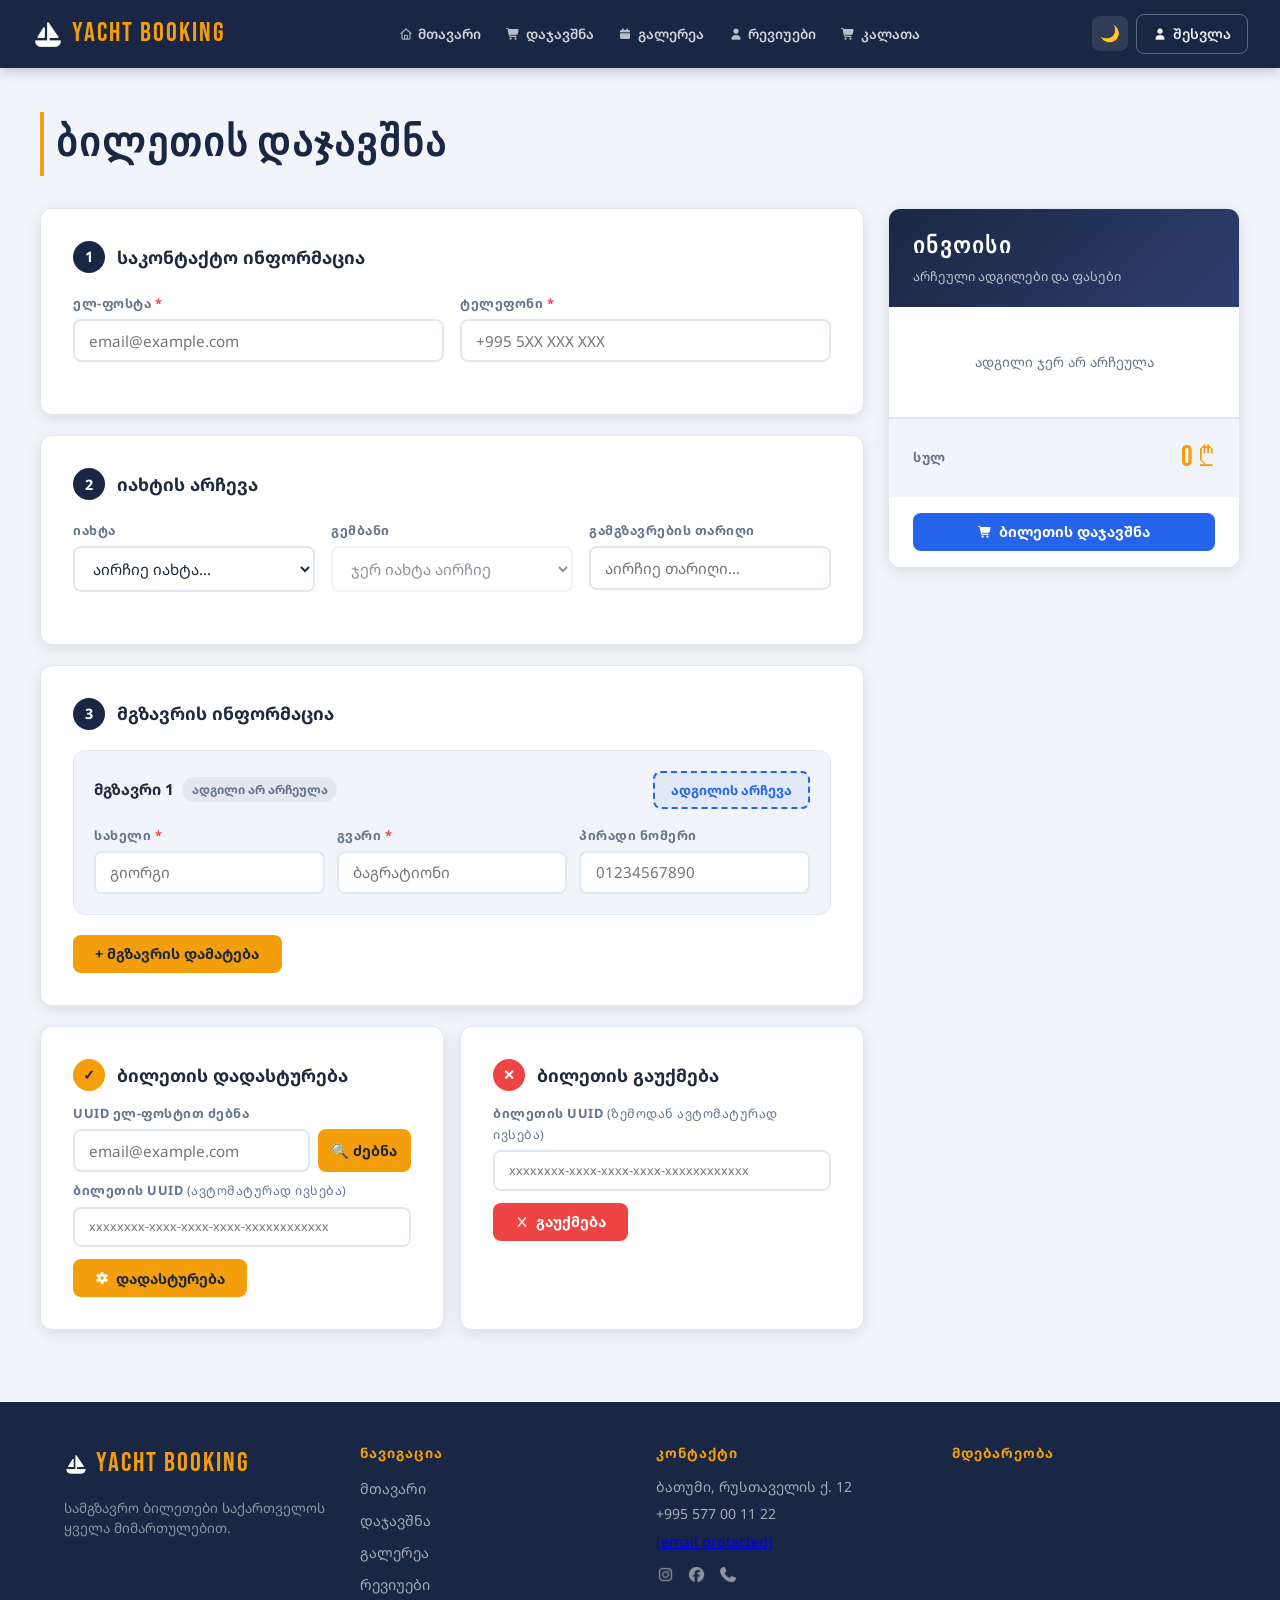
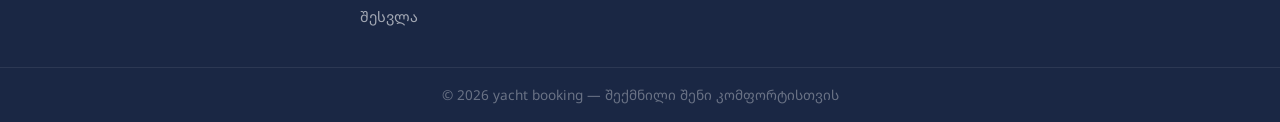
<file: pages/booking.html>
<!doctype html>
<html lang="en" data-theme="light">
  <head>
    <meta charset="UTF-8" />
    <meta name="viewport" content="width=device-width, initial-scale=1.0" />
    <title>დაჯავშნა | Yacht Booking</title>
    <link
      href="https://fonts.googleapis.com/css2?family=Bebas+Neue&family=Noto+Sans+Georgian:wght@300;400;600;700&display=swap"
      rel="stylesheet"
    />
    <link rel="icon" type="image/png" href="../assets/icons/ship.png" />
    <link rel="stylesheet" href="../styles/style.css" />
    <style>
      /* ==============================
         Booking layout - 2 სვეტი
         ============================== */
      .booking-layout {
        display: grid;
        grid-template-columns: 1fr 22rem;
        gap: 1.5rem;
        align-items: start;
      }

      .booking-main {
        min-width: 0;
      }

      /* 
         Step სათაური
          */
      .step-label {
        display: flex;
        align-items: center;
        gap: 0.75rem;
        margin-bottom: 1.25rem;
      }

      .step-num {
        width: 2rem;
        height: 2rem;
        border-radius: 50%;
        background: var(--navy);
        color: white;
        font-weight: 700;
        font-size: 0.9rem;
        display: flex;
        align-items: center;
        justify-content: center;
        flex-shrink: 0;
      }

      .step-label h3 {
        font-size: 1.1rem;
        font-weight: 700;
        color: var(--text);
        margin: 0;
      }

      /* 
         იახტის ბარათი (არჩეული)
          */
      .selected-train-card {
        background: linear-gradient(135deg, var(--navy) 0%, #2d3e6e 100%);
        border-radius: 0.75rem;
        padding: 1.25rem 1.5rem;
        color: white;
        display: none;
        margin-bottom: 1rem;
      }

      .selected-train-card.show {
        display: flex;
        align-items: center;
        gap: 1.5rem;
        flex-wrap: wrap;
      }

      .train-badge {
        background: rgba(255, 255, 255, 0.15);
        border-radius: 0.5rem;
        padding: 0.5rem 1rem;
        font-family: "Bebas Neue", sans-serif;
        font-size: 1.4rem;
        letter-spacing: 2px;
        color: var(--accent);
        white-space: nowrap;
      }

      .train-route-info {
        flex: 1;
      }
      .train-route-info h4 {
        font-size: 1rem;
        font-weight: 700;
        margin-bottom: 0.25rem;
      }
      .train-route-info p {
        font-size: 0.82rem;
        opacity: 0.75;
      }

      .train-times {
        display: flex;
        gap: 1.5rem;
        text-align: center;
      }

      .train-time-col span {
        display: block;
      }
      .train-time-col .t-time {
        font-family: "Bebas Neue", sans-serif;
        font-size: 1.5rem;
        letter-spacing: 1px;
      }
      .train-time-col .t-city {
        font-size: 0.78rem;
        opacity: 0.7;
      }

      .train-arrow {
        font-size: 1.2rem;
        opacity: 0.5;
        align-self: center;
      }

      /* 
         /* გემბანის სქემა (modal) ფანჯარა */
      .seat-modal-overlay {
        position: fixed;
        inset: 0;
        background: rgba(0, 0, 0, 0.5);
        z-index: 300;
        display: flex;
        align-items: center;
        justify-content: center;
        padding: 1rem;
        backdrop-filter: blur(4px);
      }

      .seat-modal-overlay.hidden {
        display: none;
      }

      .seat-modal {
        background: var(--card-bg);
        border-radius: 1rem;
        padding: 1.5rem;
        width: 100%;
        max-width: 26rem;
        max-height: 90vh;
        overflow-y: auto;
        position: relative;
      }

      .seat-modal-title {
        font-family: "Bebas Neue", sans-serif;
        font-size: 1.4rem;
        letter-spacing: 1px;
        color: var(--navy);
        margin-bottom: 0.25rem;
      }

      [data-theme="dark"] .seat-modal-title {
        color: var(--accent);
      }

      .seat-modal-sub {
        font-size: 0.82rem;
        color: var(--text-light);
        margin-bottom: 1.25rem;
      }

      /* გემბანი სქემა */
      .vagon-shell {
        background: var(--bg);
        border-radius: 0.75rem;
        padding: 1rem;
        border: 1px solid var(--border);
      }

      .vagon-toilet {
        text-align: center;
        font-size: 0.72rem;
        color: var(--text-light);
        background: var(--border);
        border-radius: 0.35rem;
        padding: 0.3rem;
        margin-bottom: 0.75rem;
        letter-spacing: 1px;
        text-transform: uppercase;
      }

      /* ადგილების ბადე - 4 სვეტი + დერეფანი */
      .seat-grid {
        display: grid;
        grid-template-columns: 1fr 1fr 0.4fr 1fr 1fr;
        gap: 0.35rem;
        margin-bottom: 0.5rem;
      }

      /* ადგილის ღილაკი */
      .seat-btn {
        aspect-ratio: 1;
        border-radius: 0.35rem;
        border: 2px solid;
        font-size: 0.68rem;
        font-weight: 700;
        cursor: pointer;
        transition: all 0.15s;
        display: flex;
        align-items: center;
        justify-content: center;
        font-family: "Noto Sans Georgian", sans-serif;
      }

      .seat-btn.free {
        background: #dcfce7;
        border-color: #86efac;
        color: #166534;
      }

      .seat-btn.free:hover {
        background: #bbf7d0;
        transform: scale(1.08);
      }

      .seat-btn.occupied {
        background: #fee2e2;
        border-color: #fca5a5;
        color: #991b1b;
        cursor: not-allowed;
      }

      .seat-btn.selected {
        background: var(--blue);
        border-color: var(--blue-dark);
        color: white;
        transform: scale(1.08);
      }

      /* ლეგენდა */
      .seat-legend {
        display: flex;
        gap: 1rem;
        margin-top: 0.75rem;
        flex-wrap: wrap;
      }

      .legend-item {
        display: flex;
        align-items: center;
        gap: 0.4rem;
        font-size: 0.78rem;
        color: var(--text-light);
      }

      .legend-dot {
        width: 0.85rem;
        height: 0.85rem;
        border-radius: 0.2rem;
        flex-shrink: 0;
      }

      .seat-modal-actions {
        display: flex;
        gap: 0.75rem;
        margin-top: 1.25rem;
      }

      .seat-modal-close {
        position: absolute;
        top: 1rem;
        right: 1rem;
        background: none;
        border: 1px solid var(--border);
        border-radius: 0.4rem;
        width: 2rem;
        height: 2rem;
        cursor: pointer;
        color: var(--text-light);
        font-size: 1rem;
        display: flex;
        align-items: center;
        justify-content: center;
        transition: background 0.15s;
      }

      .seat-modal-close:hover {
        background: var(--border);
      }

      /* 
         მგზავრების ფორმა
          */
      .passenger-row {
        background: var(--bg);
        border: 1px solid var(--border);
        border-radius: 0.75rem;
        padding: 1.25rem;
        margin-bottom: 0.75rem;
        transition: background 0.3s;
      }

      .passenger-header {
        display: flex;
        align-items: center;
        justify-content: space-between;
        margin-bottom: 1rem;
      }

      .passenger-label {
        font-weight: 700;
        font-size: 0.95rem;
        color: var(--text);
        display: flex;
        align-items: center;
        gap: 0.5rem;
      }

      .passenger-seat-badge {
        background: var(--blue);
        color: white;
        font-size: 0.75rem;
        font-weight: 700;
        padding: 0.2rem 0.6rem;
        border-radius: 99px;
      }

      .passenger-seat-badge.empty {
        background: var(--border);
        color: var(--text-light);
      }

      .passenger-fields {
        display: grid;
        grid-template-columns: 1fr 1fr 1fr;
        gap: 0.75rem;
      }

      /* 
         ინვოისი (sidebar)
          */
      .invoice-card {
        background: var(--card-bg);
        border: 1px solid var(--border);
        border-radius: 0.75rem;
        overflow: hidden;
        box-shadow: var(--shadow);
        position: sticky;
        top: 5rem;
        transition: background 0.3s;
      }

      .invoice-header {
        background: linear-gradient(135deg, var(--navy) 0%, #2d3e6e 100%);
        padding: 1.25rem 1.5rem;
        color: white;
      }

      .invoice-header h3 {
        font-family: "Bebas Neue", sans-serif;
        font-size: 1.4rem;
        letter-spacing: 2px;
        margin-bottom: 0.1rem;
      }

      .invoice-header p {
        font-size: 0.8rem;
        opacity: 0.7;
      }

      .invoice-body {
        padding: 1.25rem 1.5rem;
      }

      .invoice-row {
        display: flex;
        justify-content: space-between;
        align-items: center;
        padding: 0.6rem 0;
        border-bottom: 1px solid var(--border);
        font-size: 0.88rem;
      }

      .invoice-row:last-child {
        border-bottom: none;
      }

      .invoice-row .seat-code {
        font-family: "Bebas Neue", sans-serif;
        font-size: 1rem;
        color: var(--navy);
        letter-spacing: 1px;
      }

      [data-theme="dark"] .invoice-row .seat-code {
        color: var(--accent);
      }

      .invoice-row .price {
        font-weight: 700;
        color: var(--text);
      }

      .invoice-empty {
        text-align: center;
        color: var(--text-light);
        font-size: 0.85rem;
        padding: 1.5rem 0;
      }

      .invoice-total {
        display: flex;
        justify-content: space-between;
        align-items: center;
        padding: 1rem 1.5rem;
        background: var(--bg);
        border-top: 2px solid var(--border);
      }

      .invoice-total span:first-child {
        font-size: 0.82rem;
        color: var(--text-light);
        text-transform: uppercase;
        letter-spacing: 0.5px;
        font-weight: 700;
      }

      .invoice-total .total-price {
        font-family: "Bebas Neue", sans-serif;
        font-size: 1.8rem;
        color: var(--accent);
        letter-spacing: 1px;
      }

      .invoice-submit {
        padding: 1rem 1.5rem;
      }

      /* 
         ადგილის არჩეული indicator
   */
      .choose-seat-btn {
        display: inline-flex;
        align-items: center;
        gap: 0.4rem;
        background: rgba(37, 99, 235, 0.08);
        border: 2px dashed var(--blue);
        color: var(--blue);
        border-radius: 0.5rem;
        padding: 0.5rem 1rem;
        font-family: "Noto Sans Georgian", sans-serif;
        font-size: 0.82rem;
        font-weight: 700;
        cursor: pointer;
        transition: background 0.15s;
      }

      .choose-seat-btn:hover {
        background: rgba(37, 99, 235, 0.14);
      }

      /*
         Confirm / Delete სექცია
      */
      .action-cards {
        display: grid;
        grid-template-columns: 1fr 1fr;
        gap: 1rem;
        margin-top: 1rem;
      }

      /* 
         Responsive
          */
      @media (max-width: 68rem) {
        .booking-layout {
          grid-template-columns: 1fr;
        }

        .invoice-card {
          position: static;
          order: -1;
        }
      }

      @media (max-width: 37.5rem) {
        .passenger-fields {
          grid-template-columns: 1fr;
        }

        .action-cards {
          grid-template-columns: 1fr;
        }

        .train-times {
          gap: 0.75rem;
        }
        .train-time-col .t-time {
          font-size: 1.2rem;
        }
      }
    </style>
  </head>
  <body>
    <!-- HEADER -->
    <header>
      <div class="header-inner">
        <a href="../index.html" class="logo">
          <img src="../assets/icons/ship.png" alt="Logo" class="logo-icon" />
          <span>yacht booking</span>
        </a>
        <nav id="mainNav">
          <a href="../index.html"
            ><img src="../assets/icons/home.png" alt="" />მთავარი</a
          >
          <a href="booking.html"
            ><img src="../assets/icons/cart.png" alt="" />დაჯავშნა</a
          >
          <a href="gallery.html"
            ><img src="../assets/icons/calendar-solid.png" alt="" />გალერეა</a
          >
          <a href="reviews.html"
            ><img src="../assets/icons/user-solid.png" alt="" />რევიუები</a
          >

          <a href="cart.html"
            ><img src="../assets/icons/cart.png" alt="" />კალათა</a
          >
        </nav>
        <div class="header-actions">
          <button id="themeToggleBtn" class="icon-btn" title="თემის შეცვლა">
            <span id="themeIcon">🌙</span>
          </button>
          <div id="userInfo" class="hidden">
            <span id="welcomeMsg" class="welcome-text"></span>
            <button class="btn-outline small" id="logoutBtn">გასვლა</button>
          </div>
          <div id="guestBtns">
            <a href="login.html" class="btn-outline">
              <img
                src="../assets/icons/user-solid.png"
                alt=""
                class="btn-icon"
              />
              შესვლა
            </a>
          </div>
          <button class="burger" id="burgerBtn" aria-label="მენიუ">
            <img
              src="../assets/icons/bars-solid.png"
              alt="menu"
              class="burger-icon"
            />
          </button>
        </div>
      </div>
      <div class="mobile-nav" id="mobileNav">
        <a href="../index.html" class="mob-link"
          ><img src="../assets/icons/home.png" alt="" />მთავარი</a
        >
        <a href="booking.html" class="mob-link"
          ><img src="../assets/icons/cart.png" alt="" />დაჯავშნა</a
        >
        <a href="gallery.html" class="mob-link"
          ><img src="../assets/icons/calendar-solid.png" alt="" />გალერეა</a
        >
        <a href="reviews.html" class="mob-link"
          ><img src="../assets/icons/user-solid.png" alt="" />რევიუები</a
        >

        <a href="cart.html" class="mob-link"
          ><img src="../assets/icons/cart.png" alt="" />კალათა</a
        >
        <a href="login.html" class="mob-link"
          ><img src="../assets/icons/user-solid.png" alt="" />შესვლა</a
        >
      </div>
    </header>

    <!-- ადგილის არჩევის ცხრილი -->
    <div class="seat-modal-overlay hidden" id="seatModalOverlay">
      <div class="seat-modal">
        <button class="seat-modal-close" id="seatModalClose">✕</button>
        <p class="seat-modal-title" id="seatModalTitle">გემბანი</p>
        <p class="seat-modal-sub">მწვანე — თავისუფალი | წითელი — დაკავებული</p>
        <div id="seatMapContainer"></div>
        <div class="seat-legend">
          <div class="legend-item">
            <div
              class="legend-dot"
              style="background: #dcfce7; border: 2px solid #86efac"
            ></div>
            <span>თავისუფალი</span>
          </div>
          <div class="legend-item">
            <div
              class="legend-dot"
              style="background: #fee2e2; border: 2px solid #fca5a5"
            ></div>
            <span>დაკავებული</span>
          </div>
          <div class="legend-item">
            <div
              class="legend-dot"
              style="
                background: var(--blue);
                border: 2px solid var(--blue-dark);
              "
            ></div>
            <span>არჩეული</span>
          </div>
        </div>
      </div>
    </div>

    <main class="booking-page">
      <div class="section-inner">
        <h1 class="page-title">ბილეთის დაჯავშნა</h1>

        <div class="booking-layout">
          <!--  მარცხენა სვეტი  -->
          <div class="booking-main">
            <!-- STEP 1: საკონტაქტო ინფო -->
            <div class="form-card" style="margin-bottom: 1.25rem">
              <div class="step-label">
                <div class="step-num">1</div>
                <h3>საკონტაქტო ინფორმაცია</h3>
              </div>
              <div class="form-grid">
                <div class="form-group">
                  <label
                    >ელ-ფოსტა <span style="color: var(--red)">*</span></label
                  >
                  <input
                    type="email"
                    id="f-email"
                    placeholder="email@example.com"
                    required
                  />
                </div>
                <div class="form-group">
                  <label
                    >ტელეფონი <span style="color: var(--red)">*</span></label
                  >
                  <input
                    type="text"
                    id="f-phone"
                    placeholder="+995 5XX XXX XXX"
                    required
                  />
                </div>
              </div>
            </div>

            <!-- STEP 2: იახტის არჩევა -->
            <div class="form-card" style="margin-bottom: 1.25rem">
              <div class="step-label">
                <div class="step-num">2</div>
                <h3>იახტის არჩევა</h3>
              </div>

              <!-- არჩეული იახტა - ჩნდება არჩევის შემდეგ -->
              <div class="selected-train-card" id="selectedTrainCard">
                <div class="train-badge" id="trainBadge">#---</div>
                <div class="train-route-info">
                  <h4 id="trainName">—</h4>
                  <p id="trainDate">—</p>
                </div>
                <div class="train-times">
                  <div class="train-time-col">
                    <span class="t-time" id="trainDep">--:--</span>
                    <span class="t-city" id="trainFrom">—</span>
                  </div>
                  <div class="train-arrow">→</div>
                  <div class="train-time-col">
                    <span class="t-time" id="trainArr">--:--</span>
                    <span class="t-city" id="trainTo">—</span>
                  </div>
                </div>
              </div>

              <div class="form-grid">
                <div class="form-group">
                  <label>იახტა</label>
                  <select id="f-trainId">
                    <option value="">აირჩიე იახტა...</option>
                  </select>
                </div>
                <div class="form-group">
                  <label>გემბანი</label>
                  <select id="f-vagonId" disabled>
                    <option value="">ჯერ იახტა აირჩიე</option>
                  </select>
                </div>
                <div class="form-group" style="position: relative">
                  <label>გამგზავრების თარიღი</label>
                  <input
                    type="text"
                    id="f-date"
                    placeholder="აირჩიე თარიღი..."
                    readonly
                    style="cursor: pointer"
                  />
                  <div id="calendarWrap" class="calendar-wrap"></div>
                </div>
              </div>
            </div>

            <!-- STEP 3: მგზავრები და ადგილები -->
            <div class="form-card" style="margin-bottom: 1.25rem">
              <div class="step-label">
                <div class="step-num">3</div>
                <h3>მგზავრის ინფორმაცია</h3>
              </div>

              <!-- მგზავრების სია - JS ავსებს ამას -->
              <div id="passengersContainer">
                <!-- default: ერთი მგზავრი -->
                <div class="passenger-row" data-passenger="0">
                  <div class="passenger-header">
                    <div class="passenger-label">
                      <span>მგზავრი 1</span>
                      <span class="passenger-seat-badge empty" id="badge-0"
                        >ადგილი არ არჩეულა</span
                      >
                    </div>
                    <button
                      class="choose-seat-btn"
                      data-passenger="0"
                      id="chooseSeat-0"
                      disabled
                    >
                      ადგილის არჩევა
                    </button>
                  </div>
                  <div class="passenger-fields">
                    <div class="form-group">
                      <label
                        >სახელი <span style="color: var(--red)">*</span></label
                      >
                      <input
                        type="text"
                        id="p-name-0"
                        placeholder="გიორგი"
                        required
                      />
                    </div>
                    <div class="form-group">
                      <label
                        >გვარი <span style="color: var(--red)">*</span></label
                      >
                      <input
                        type="text"
                        id="p-surname-0"
                        placeholder="ბაგრატიონი"
                        required
                      />
                    </div>
                    <div class="form-group">
                      <label>პირადი ნომერი</label>
                      <input
                        type="text"
                        id="p-id-0"
                        placeholder="01234567890"
                        maxlength="11"
                      />
                    </div>
                  </div>
                </div>
              </div>

              <!-- მგზავრის დამატება -->
              <button
                class="btn-secondary"
                id="addPassengerBtn"
                style="margin-top: 0.5rem"
                disabled
              >
                + მგზავრის დამატება
              </button>
            </div>

            <!-- STEP 4: Confirm / Delete -->
            <div class="action-cards">
              <div class="form-card">
                <div class="step-label" style="margin-bottom: 0.75rem">
                  <div
                    class="step-num"
                    style="background: var(--accent); color: var(--navy)"
                  >
                    ✓
                  </div>
                  <h3>ბილეთის დადასტურება</h3>
                </div>
                <!-- UUID ძებნა ელ-ფოსტით -->
                <div class="form-group" style="margin-bottom: 0.5rem">
                  <label>UUID ელ-ფოსტით ძებნა</label>
                  <div style="display: flex; gap: 0.5rem">
                    <input
                      type="email"
                      id="lookup-email"
                      placeholder="email@example.com"
                      style="flex: 1"
                    />
                    <button
                      id="lookupUUIDBtn"
                      class="btn-secondary"
                      style="white-space: nowrap; padding: 0 0.85rem"
                    >
                      🔍 ძებნა
                    </button>
                  </div>
                  <div
                    id="lookupMsg"
                    class="auth-msg hidden"
                    style="margin-top: 0.35rem"
                  ></div>
                </div>

                <div class="form-group" style="margin-bottom: 0.75rem">
                  <label
                    >ბილეთის UUID
                    <span
                      style="
                        color: var(--text-light);
                        font-weight: 400;
                        font-size: 0.78rem;
                      "
                      >(ავტომატურად ივსება)</span
                    ></label
                  >
                  <input
                    type="text"
                    id="u-id"
                    placeholder="xxxxxxxx-xxxx-xxxx-xxxx-xxxxxxxxxxxx"
                    style="font-size: 0.78rem"
                  />
                </div>
                <button id="putTicketBtn" class="btn-secondary">
                  <img
                    src="../assets/icons/gear-solid.png"
                    alt=""
                    class="btn-icon"
                  />
                  დადასტურება
                </button>
                <div id="updateMsg" class="auth-msg hidden"></div>
              </div>

              <div class="form-card">
                <div class="step-label" style="margin-bottom: 0.75rem">
                  <div class="step-num" style="background: var(--red)">✕</div>
                  <h3>ბილეთის გაუქმება</h3>
                </div>
                <div class="form-group" style="margin-bottom: 0.75rem">
                  <label
                    >ბილეთის UUID
                    <span
                      style="
                        color: var(--text-light);
                        font-weight: 400;
                        font-size: 0.78rem;
                      "
                      >(ზემოდან ავტომატურად ივსება)</span
                    ></label
                  >
                  <input
                    type="text"
                    id="d-id"
                    placeholder="xxxxxxxx-xxxx-xxxx-xxxx-xxxxxxxxxxxx"
                    style="font-size: 0.78rem"
                  />
                </div>
                <button id="deleteTicketBtn" class="btn-danger">
                  <img
                    src="../assets/icons/x-solid.png"
                    alt=""
                    class="btn-icon"
                  />
                  გაუქმება
                </button>
                <div id="deleteMsg" class="auth-msg hidden"></div>
              </div>
            </div>
          </div>
          <!-- /booking-main -->

          <!--ინვოისი (sidebar)  -->
          <div>
            <div class="invoice-card">
              <div class="invoice-header">
                <h3>ინვოისი</h3>
                <p>არჩეული ადგილები და ფასები</p>
              </div>
              <div class="invoice-body" id="invoiceBody">
                <div class="invoice-empty" id="invoiceEmpty">
                  ადგილი ჯერ არ არჩეულა
                </div>
              </div>
              <div class="invoice-total">
                <span>სულ</span>
                <span class="total-price" id="invoiceTotal">0 ₾</span>
              </div>
              <div class="invoice-submit">
                <button id="postTicketBtn" class="btn-main full-width">
                  <img src="../assets/icons/cart.png" alt="" class="btn-icon" />
                  ბილეთის დაჯავშნა
                </button>
                <div
                  id="bookingMsg"
                  class="auth-msg hidden"
                  style="margin-top: 0.75rem"
                ></div>
              </div>
            </div>
          </div>
        </div>
        <!-- /booking-layout -->
      </div>
    </main>

    <footer>
      <div class="footer-inner">
        <div class="footer-col">
          <div class="logo footer-logo-wrap">
            <img
              src="../assets/icons/ship.png"
              alt=""
              class="logo-icon footer-logo"
            />
            <span>yacht booking</span>
          </div>
          <p class="footer-desc">
            სამგზავრო ბილეთები საქართველოს ყველა მიმართულებით.
          </p>
        </div>
        <div class="footer-col">
          <h4 class="footer-heading">ნავიგაცია</h4>
          <ul class="footer-links">
            <li><a href="../index.html">მთავარი</a></li>
            <li><a href="booking.html">დაჯავშნა</a></li>
            <li><a href="gallery.html">გალერეა</a></li>
            <li><a href="reviews.html">რევიუები</a></li>
            <li><a href="login.html">შესვლა</a></li>
          </ul>
        </div>
        <div class="footer-col">
          <h4 class="footer-heading">კონტაქტი</h4>
          <p class="footer-contact">ბათუმი, რუსთაველის ქ. 12</p>
          <p class="footer-contact">+995 577 00 11 22</p>
          <p class="footer-contact">
            <a
              href="/cdn-cgi/l/email-protection"
              class="__cf_email__"
              data-cfemail="a2cbccc4cde2dbc3c1cad6c0cdcdc9cbccc58cc5c7"
              >[email&#160;protected]</a
            >
          </p>
          <div class="footer-social">
            <a href="#"
              ><img
                src="../assets/icons/instagram-brands-solid.png"
                alt="instagram"
            /></a>
            <a href="#"
              ><img
                src="../assets/icons/facebook-brands-solid.png"
                alt="facebook"
            /></a>
            <a href="#"><img src="../assets/icons/phone.png" alt="phone" /></a>
          </div>
        </div>
        <div class="footer-col">
          <h4 class="footer-heading">მდებარეობა</h4>
          <div class="footer-map">
            <iframe
              src="https://www.google.com/maps/embed?pb=!1m18!1m12!1m3!1d2990.123456789!2d41.6168!3d41.6427!2m3!1f0!2f0!3f0!3m2!1i1024!2i768!4f13.1!3m3!1m2!1s0x4057585f2b5c7c3f%3A0x1234567890abcdef!2z4YOT4YOU4YOQ4YOb4YOj4YOX4YOk4YOQIOGDpeGDlOGDmuGDmA!5e0!3m2!1ska!2sge!4v1234567890"
              width="100%"
              height="160"
              style="border: 0; border-radius: 0.5rem"
              allowfullscreen=""
              loading="lazy"
              referrerpolicy="no-referrer-when-downgrade"
            ></iframe>
          </div>
        </div>
      </div>
      <div class="footer-bottom">
        <p>© 2026 yacht booking — შექმნილი შენი კომფორტისთვის</p>
      </div>
    </footer>

    <script src="../scripts/booking.js" type="module"></script>
  </body>
</html>
</file>
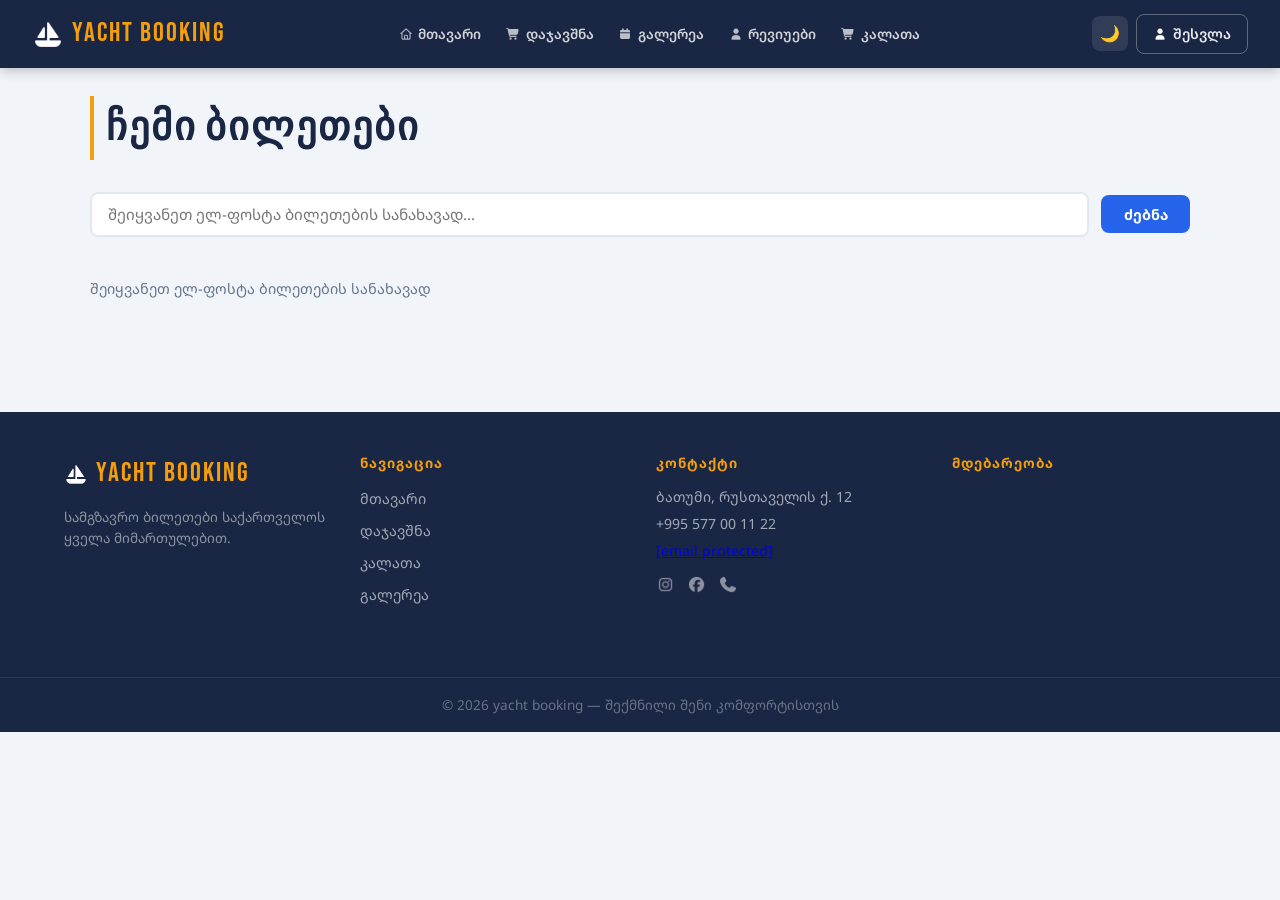
<file: pages/cart.html>
<!doctype html>
<html lang="en" data-theme="light">
  <head>
    <meta charset="UTF-8" />
    <meta name="viewport" content="width=device-width, initial-scale=1.0" />
    <title>კალათა | Yacht Booking</title>
    <link
      href="https://fonts.googleapis.com/css2?family=Bebas+Neue&family=Noto+Sans+Georgian:wght@300;400;600;700&display=swap"
      rel="stylesheet"
    />
    <link rel="icon" type="image/png" href="../assets/icons/ship.png" />
    <link rel="stylesheet" href="../styles/style.css" />
    <style>
      .cart-page {
        padding: 2rem 1.5rem 4rem;
      }

      .cart-page .section-inner {
        max-width: 1100px;
        margin: 0 auto;
      }

      /* ბილეთების ცარიელი სტეიტი */
      .cart-empty {
        text-align: center;
        padding: 4rem 2rem;
        color: var(--text-light);
      }

      .cart-empty-icon {
        font-size: 4rem;
        margin-bottom: 1rem;
      }

      .cart-empty h3 {
        font-size: 1.3rem;
        margin-bottom: 0.5rem;
        color: var(--text);
      }

      /* ბილეთების სია */
      .tickets-list {
        display: flex;
        flex-direction: column;
        gap: 1rem;
        margin-bottom: 2rem;
      }

      .ticket-row {
        background: var(--card-bg);
        border: 1px solid var(--border);
        border-radius: 0.75rem;
        padding: 1.25rem 1.5rem;
        display: flex;
        align-items: center;
        gap: 1.5rem;
        box-shadow: var(--shadow);
        flex-wrap: wrap;
        transition: background 0.3s;
      }

      .ticket-route {
        flex: 1;
        min-width: 10rem;
      }

      .ticket-route h4 {
        font-size: 1rem;
        font-weight: 700;
        color: var(--text);
        margin-bottom: 0.25rem;
      }

      .ticket-route p {
        font-size: 0.85rem;
        color: var(--text-light);
      }

      .ticket-price {
        font-family: "Bebas Neue", sans-serif;
        font-size: 1.5rem;
        color: var(--accent);
        letter-spacing: 1px;
        white-space: nowrap;
      }

      .ticket-status {
        padding: 0.3rem 0.75rem;
        border-radius: 99px;
        font-size: 0.78rem;
        font-weight: 700;
        white-space: nowrap;
      }

      .ticket-status.confirmed {
        background: #d1fae5;
        color: #065f46;
      }

      .ticket-status.pending {
        background: #fef3c7;
        color: #92400e;
      }

      .ticket-confirm-btn {
        background: #059669;
        color: white;
        border: none;
        border-radius: 0.4rem;
        padding: 0.4rem 0.75rem;
        font-size: 0.8rem;
        cursor: pointer;
        font-family: inherit;
        transition: opacity 0.2s;
        white-space: nowrap;
      }
      .ticket-confirm-btn:hover:not(:disabled) {
        opacity: 0.85;
      }
      .ticket-confirm-btn:disabled {
        opacity: 0.45;
        cursor: default;
      }

      .ticket-delete-btn {
        background: rgba(239, 68, 68, 0.1);
        border: 1px solid rgba(239, 68, 68, 0.3);
        color: var(--red);
        border-radius: 0.5rem;
        padding: 0.4rem 0.75rem;
        font-family: "Noto Sans Georgian", sans-serif;
        font-size: 0.82rem;
        font-weight: 700;
        cursor: pointer;
        transition: background 0.2s;
        white-space: nowrap;
      }

      .ticket-delete-btn:hover {
        background: rgba(239, 68, 68, 0.2);
      }

      /* ძებნა */
      .cart-search-wrap {
        display: flex;
        gap: 0.75rem;
        margin-bottom: 1.5rem;
        flex-wrap: wrap;
        align-items: center;
      }

      .cart-search-wrap input {
        padding: 0.65rem 1rem;
        border: 2px solid var(--border);
        border-radius: 0.5rem;
        font-family: "Noto Sans Georgian", sans-serif;
        font-size: 0.95rem;
        background: var(--input-bg);
        color: var(--text);
        outline: none;
        flex: 1;
        min-width: 14rem;
        transition: border 0.2s;
      }

      .cart-search-wrap input:focus {
        border-color: var(--blue);
      }

      .cart-summary {
        background: var(--card-bg);
        border: 1px solid var(--border);
        border-radius: 0.75rem;
        padding: 1.5rem;
        box-shadow: var(--shadow);
      }

      .cart-summary h3 {
        font-family: "Bebas Neue", sans-serif;
        font-size: 1.4rem;
        letter-spacing: 1px;
        margin-bottom: 1rem;
        color: var(--text);
      }

      .summary-row {
        display: flex;
        justify-content: space-between;
        font-size: 0.9rem;
        color: var(--text-light);
        margin-bottom: 0.5rem;
      }

      .summary-row.total {
        color: var(--text);
        font-weight: 700;
        font-size: 1.05rem;
        border-top: 1px solid var(--border);
        padding-top: 0.75rem;
        margin-top: 0.5rem;
      }

      .loading-text {
        color: var(--text-light);
        font-size: 0.9rem;
        padding: 1rem 0;
      }

      @media (max-width: 37.5rem) {
        .ticket-row {
          gap: 0.75rem;
        }

        .ticket-price {
          font-size: 1.2rem;
        }
      }
    </style>
  </head>
  <body>
    <header>
      <div class="header-inner">
        <a href="../index.html" class="logo">
          <img src="../assets/icons/ship.png" alt="Logo" class="logo-icon" />
          <span>yacht booking</span>
        </a>
        <nav id="mainNav">
          <a href="../index.html"
            ><img src="../assets/icons/home.png" alt="" />მთავარი</a
          >
          <a href="booking.html"
            ><img src="../assets/icons/cart.png" alt="" />დაჯავშნა</a
          >
          <a href="gallery.html"
            ><img src="../assets/icons/calendar-solid.png" alt="" />გალერეა</a
          >
          <a href="reviews.html"
            ><img src="../assets/icons/user-solid.png" alt="" />რევიუები</a
          >

          <a href="cart.html"
            ><img src="../assets/icons/cart.png" alt="" />კალათა</a
          >
        </nav>
        <div class="header-actions">
          <button id="themeToggleBtn" class="icon-btn" title="თემის შეცვლა">
            <span id="themeIcon">🌙</span>
          </button>
          <div id="userInfo" class="hidden">
            <span id="welcomeMsg" class="welcome-text"></span>
            <button class="btn-outline small" id="logoutBtn">გასვლა</button>
          </div>
          <div id="guestBtns">
            <a href="login.html" class="btn-outline">
              <img
                src="../assets/icons/user-solid.png"
                alt=""
                class="btn-icon"
              />
              შესვლა
            </a>
          </div>
          <button class="burger" id="burgerBtn" aria-label="მენიუ">
            <img
              src="../assets/icons/bars-solid.png"
              alt="menu"
              class="burger-icon"
            />
          </button>
        </div>
      </div>
      <div class="mobile-nav" id="mobileNav">
        <a href="../index.html" class="mob-link"
          ><img src="../assets/icons/home.png" alt="" />მთავარი</a
        >

        <a href="booking.html" class="mob-link"
          ><img src="../assets/icons/cart.png" alt="" />დაჯავშნა</a
        >
        <a href="gallery.html" class="mob-link"
          ><img src="../assets/icons/calendar-solid.png" alt="" />გალერეა</a
        >
        <a href="reviews.html" class="mob-link"
          ><img src="../assets/icons/user-solid.png" alt="" />რევიუები</a
        >

        <a href="cart.html" class="mob-link"
          ><img src="../assets/icons/cart.png" alt="" />კალათა</a
        >
        <a href="login.html" class="mob-link"
          ><img src="../assets/icons/user-solid.png" alt="" />შესვლა</a
        >
      </div>
    </header>

    <main class="cart-page">
      <div class="section-inner">
        <h1 class="page-title">ჩემი ბილეთები</h1>

        <!-- ძებნა ელ-ფოსტით -->
        <div class="cart-search-wrap">
          <input
            type="email"
            id="cartEmailInput"
            placeholder="შეიყვანეთ ელ-ფოსტა ბილეთების სანახავად..."
          />
          <button class="btn-main" id="cartSearchBtn">ძებნა</button>
        </div>

        <!-- ბილეთების სია -->
        <div id="ticketsList" class="tickets-list">
          <p class="loading-text">შეიყვანეთ ელ-ფოსტა ბილეთების სანახავად</p>
        </div>

        <!-- შეჯამება -->
        <div class="cart-summary" id="cartSummary" style="display: none">
          <h3>შეჯამება</h3>
          <div class="summary-row">
            <span>ბილეთების რაოდენობა</span>
            <span id="ticketCount">0</span>
          </div>
          <div class="summary-row total">
            <span>სულ</span>
            <span id="ticketTotal">0 ₾</span>
          </div>
          <a
            href="booking.html"
            class="btn-main"
            style="margin-top: 1rem; display: inline-flex"
          >
            ახალი ბილეთის დამატება
          </a>
        </div>
      </div>
    </main>

    <footer>
      <div class="footer-inner">
        <div class="footer-col">
          <div class="logo footer-logo-wrap">
            <img
              src="../assets/icons/ship.png"
              alt=""
              class="logo-icon footer-logo"
            />
            <span>yacht booking</span>
          </div>
          <p class="footer-desc">
            სამგზავრო ბილეთები საქართველოს ყველა მიმართულებით.
          </p>
        </div>
        <div class="footer-col">
          <h4 class="footer-heading">ნავიგაცია</h4>
          <ul class="footer-links">
            <li><a href="../index.html">მთავარი</a></li>
            <li><a href="booking.html">დაჯავშნა</a></li>
            <li><a href="cart.html">კალათა</a></li>
            <li><a href="gallery.html">გალერეა</a></li>
          </ul>
        </div>
        <div class="footer-col">
          <h4 class="footer-heading">კონტაქტი</h4>
          <p class="footer-contact">ბათუმი, რუსთაველის ქ. 12</p>
          <p class="footer-contact">+995 577 00 11 22</p>
          <p class="footer-contact">
            <a
              href="/cdn-cgi/l/email-protection#dcb5b2bab39ca5bdbfb4a8beb3b3b7b5b2bbf2bbb9"
              class="__cf_email__"
              data-cfemail="1b72757d745b627a78736f7974747072757c357c7e"
              >[email&#160;protected]</a
            >
          </p>
          <div class="footer-social">
            <a href="#"
              ><img
                src="../assets/icons/instagram-brands-solid.png"
                alt="instagram"
            /></a>
            <a href="#"
              ><img
                src="../assets/icons/facebook-brands-solid.png"
                alt="facebook"
            /></a>
            <a href="#"><img src="../assets/icons/phone.png" alt="phone" /></a>
          </div>
        </div>
        <div class="footer-col">
          <h4 class="footer-heading">მდებარეობა</h4>
          <div class="footer-map">
            <iframe
              src="https://www.google.com/maps/embed?pb=!1m18!1m12!1m3!1d2990.123456789!2d41.6168!3d41.6427!2m3!1f0!2f0!3f0!3m2!1i1024!2i768!4f13.1!3m3!1m2!1s0x4057585f2b5c7c3f%3A0x1234567890abcdef!2z4YOT4YOU4YOQ4YOb4YOj4YOX4YOk4YOQIOGDpeGDlOGDmuGDmA!5e0!3m2!1ska!2sge!4v1234567890"
              width="100%"
              height="160"
              style="border: 0; border-radius: 0.5rem"
              allowfullscreen=""
              loading="lazy"
              referrerpolicy="no-referrer-when-downgrade"
            ></iframe>
          </div>
        </div>
      </div>
      <div class="footer-bottom">
        <p>© 2026 yacht booking — შექმნილი შენი კომფორტისთვის</p>
      </div>
    </footer>

    <script src="../scripts/theme.js" type="module"></script>
    <script>
      const BASE_URL = "https://railway.stepprojects.ge/api";

      // ბილეთების ძებნა ელ-ფოსტით - GET /api/tickets
      document
        .getElementById("cartSearchBtn")
        .addEventListener("click", async () => {
          const email = document.getElementById("cartEmailInput").value.trim();
          const list = document.getElementById("ticketsList");
          const summary = document.getElementById("cartSummary");

          // ელ-ფოსტის ვალიდაცია
          if (!email || !/^[^\s@]+@[^\s@]+\.[^\s@]+$/.test(email)) {
            list.innerHTML =
              '<p class="loading-text" style="color:var(--red)">შეიყვანეთ სწორი ელ-ფოსტა</p>';
            summary.style.display = "none";
            return;
          }

          list.innerHTML = '<p class="loading-text">იტვირთება...</p>';
          summary.style.display = "none";

          try {
            const resp = await fetch(`${BASE_URL}/tickets`);
            const data = await resp.json();

            // ელ-ფოსტით ფილტრი
            const filtered = data.filter((t) => t.email === email);

            if (!filtered.length) {
              list.innerHTML = `
              <div class="cart-empty">
                <div class="cart-empty-icon">🎫</div>
                <h3>ბილეთი ვერ მოიძებნა</h3>
                <p>${email}-ზე ბილეთი არ არის. <a href="booking.html" style="color:var(--blue)">დაჯავშნეთ ახლავე</a></p>
              </div>`;
              return;
            }

            // ბილეთების ჩვენება
            list.innerHTML = "";
            let total = 0;

            filtered.forEach((ticket) => {
              total += ticket.ticketPrice || 0;

              // UUID quotes-ისგან გასუფთავება
              const tUUID = String(ticket.id).replace(/^"|"$/g, "").trim();

              const row = document.createElement("div");
              row.classList.add("ticket-row");
              row.innerHTML = `
              <div class="ticket-route">
                <h4>${ticket.train ? `${ticket.train.from} → ${ticket.train.to}` : "მარშრუტი"}</h4>
                <p>${ticket.train ? `${ticket.train.name} | ${ticket.train.departure}` : ""} | ${ticket.date || ""}</p>
              </div>
              <div class="ticket-price">${ticket.ticketPrice || 0} ₾</div>
              <span class="ticket-status ${ticket.confirmed ? "confirmed" : "pending"}" id="status-${tUUID}">
                ${ticket.confirmed ? "✅ დადასტ." : "⏳ მოლოდინში"}
              </span>
              <div style="display:flex;gap:0.4rem;align-items:center;flex-wrap:wrap;">
                <button class="ticket-confirm-btn" data-id="${tUUID}" ${ticket.confirmed ? "disabled" : ""}>✅ დადასტ.</button>
                <button class="ticket-delete-btn" data-id="${tUUID}">🗑 გაუქმება</button>
              </div>
            `;

              // CONFIRM
              row
                .querySelector(".ticket-confirm-btn")
                .addEventListener("click", async (e) => {
                  const uuid = e.target.dataset.id.replace(/^"|"$/g, "").trim();
                  try {
                    const confResp = await fetch(
                      `${BASE_URL}/tickets/confirm/${uuid}`,
                    );
                    if (confResp.ok) {
                      e.target.disabled = true;
                      e.target.style.opacity = "0.5";
                      const statusEl = document.getElementById(
                        `status-${uuid}`,
                      );
                      if (statusEl) {
                        statusEl.textContent = "✅ დადასტ.";
                        statusEl.className = "ticket-status confirmed";
                      }
                    } else {
                      alert("შეცდომა: " + (await confResp.text()));
                    }
                  } catch (err) {
                    alert("კავშირის შეცდომა: " + err.message);
                  }
                });

              // DELETE
              row
                .querySelector(".ticket-delete-btn")
                .addEventListener("click", async (e) => {
                  const uuid = e.target.dataset.id.replace(/^"|"$/g, "").trim();
                  if (!confirm("ბილეთი გაუქმდება. გრძელდება?")) return;
                  try {
                    const delResp = await fetch(
                      `${BASE_URL}/tickets/cancel/${uuid}`,
                      { method: "DELETE" },
                    );
                    if (delResp.ok) {
                      row.style.opacity = "0.4";
                      row.style.pointerEvents = "none";
                      e.target.textContent = "✓ გაუქმდა";
                    } else {
                      alert("შეცდომა: " + (await delResp.text()));
                    }
                  } catch (err) {
                    alert("კავშირის შეცდომა: " + err.message);
                  }
                });

              list.appendChild(row);
            });

            // შეჯამება
            document.getElementById("ticketCount").textContent =
              filtered.length;
            document.getElementById("ticketTotal").textContent = `${total} ₾`;
            summary.style.display = "block";
          } catch (err) {
            list.innerHTML = `<p class="loading-text" style="color:var(--red)">შეცდომა: ${err.message}</p>`;
          }
        });

      // Enter-ით ძებნა
      document
        .getElementById("cartEmailInput")
        .addEventListener("keydown", (e) => {
          if (e.key === "Enter")
            document.getElementById("cartSearchBtn").click();
        });
    </script>
  </body>
</html>
</file>
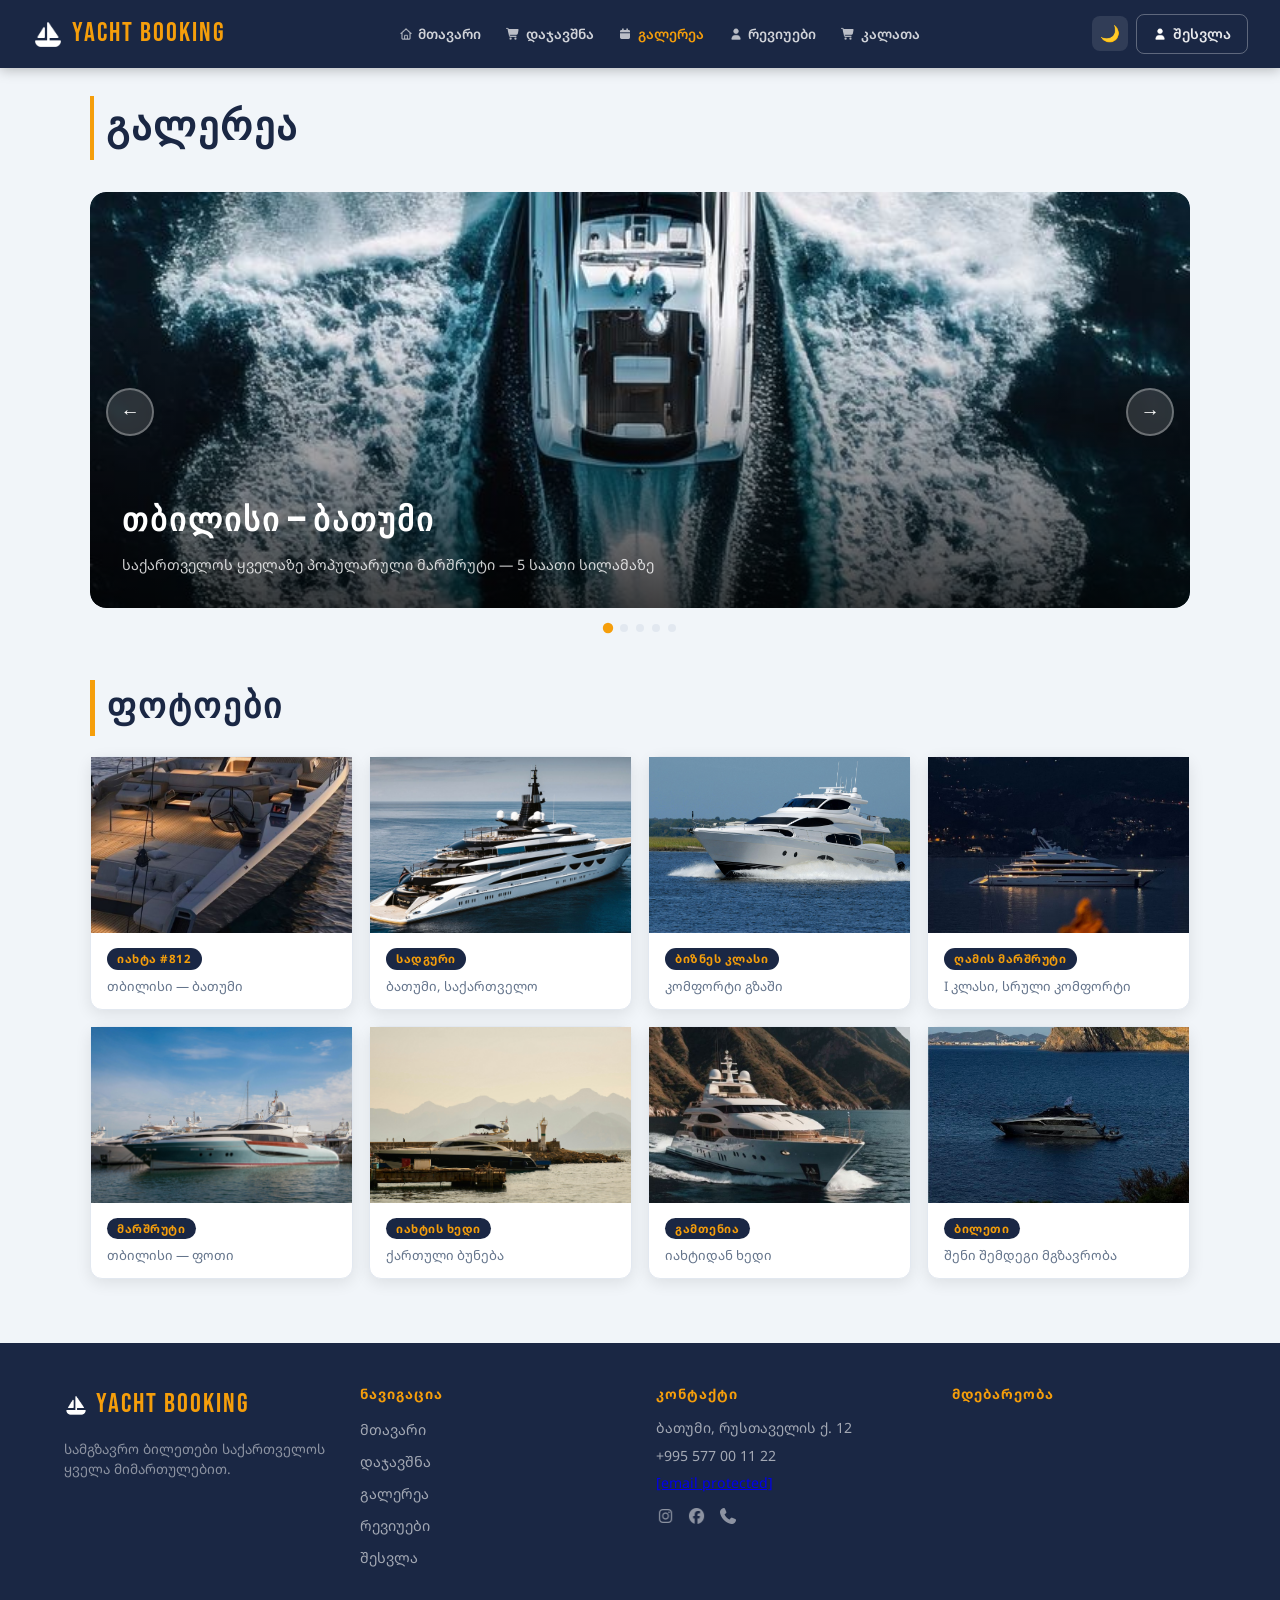
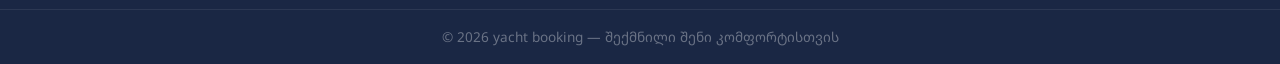
<file: pages/gallery.html>
<!doctype html>
<html lang="en" data-theme="light">
  <head>
    <meta charset="UTF-8" />
    <meta name="viewport" content="width=device-width, initial-scale=1.0" />
    <title>გალერეა | Yacht Booking</title>
    <link
      href="https://fonts.googleapis.com/css2?family=Bebas+Neue&family=Noto+Sans+Georgian:wght@300;400;600;700&display=swap"
      rel="stylesheet"
    />
    <link rel="icon" type="image/png" href="../assets/icons/ship.png" />
    <link rel="stylesheet" href="../styles/style.css" />
    <style>
      .gallery-page {
        padding: 2rem 1.5rem 4rem;
      }
      .gallery-page .section-inner {
        max-width: 1100px;
        margin: 0 auto;
      }

      /* კარუსელი */
      .carousel-wrap {
        position: relative;
        margin-bottom: 3rem;
        isolation: isolate;
      }
      .carousel-track-outer {
        overflow: hidden;
        border-radius: 1rem;
      }
      .carousel-track {
        display: flex;
        transition: transform 0.45s cubic-bezier(0.4, 0, 0.2, 1);
        will-change: transform;
      }
      .carousel-slide {
        min-width: 100%;
        position: relative;
        background: var(--navy);
        border-radius: 1rem;
        overflow: hidden;
        height: 26rem;
        display: flex;
        align-items: flex-end;
      }
      .carousel-slide::before {
        content: "";
        position: absolute;
        inset: 0;
        background: linear-gradient(
          to bottom,
          transparent 30%,
          rgba(0, 0, 0, 0.75) 100%
        );
        z-index: 1;
      }
      .carousel-caption {
        position: relative;
        z-index: 2;
        padding: 2rem;
        color: white;
      }
      .carousel-caption h3 {
        font-family: "Bebas Neue", sans-serif;
        font-size: 2rem;
        letter-spacing: 2px;
        margin-bottom: 0.35rem;
      }
      .carousel-caption p {
        font-size: 0.9rem;
        opacity: 0.8;
      }
      .carousel-btn {
        position: absolute;
        top: 50%;
        transform: translateY(-50%);
        background: rgba(255, 255, 255, 0.15);
        border: 2px solid rgba(255, 255, 255, 0.3);
        color: white;
        width: 3rem;
        height: 3rem;
        border-radius: 50%;
        font-size: 1.2rem;
        cursor: pointer;
        z-index: 20;
        backdrop-filter: blur(4px);
        transition: background 0.2s;
        display: flex;
        align-items: center;
        justify-content: center;
      }
      .carousel-btn:hover {
        background: rgba(255, 255, 255, 0.3);
      }
      .carousel-btn.prev {
        left: 1rem;
      }
      .carousel-btn.next {
        right: 1rem;
      }
      .carousel-dots {
        display: flex;
        justify-content: center;
        gap: 0.5rem;
        margin-top: 1rem;
      }
      .carousel-dot {
        width: 0.5rem;
        height: 0.5rem;
        border-radius: 50%;
        background: var(--border);
        border: none;
        cursor: pointer;
        transition:
          background 0.2s,
          transform 0.2s;
      }
      .carousel-dot.active {
        background: var(--accent);
        transform: scale(1.3);
      }

      /* გალერეა */
      .gallery-grid {
        display: grid;
        grid-template-columns: repeat(auto-fill, minmax(16rem, 1fr));
        gap: 1rem;
      }
      .gallery-item {
        background: var(--card-bg);
        border: 1px solid var(--border);
        border-radius: 0.75rem;
        box-shadow: var(--shadow);
        transition:
          transform 0.2s,
          box-shadow 0.2s;
        cursor: default;
      }
      .gallery-item:hover {
        transform: translateY(-0.3rem);
        box-shadow: 0 8px 24px rgba(0, 0, 0, 0.15);
      }
      .gallery-thumb {
        width: 100%;
        height: 11rem;
        overflow: hidden;
        display: flex;
        align-items: center;
        justify-content: center;
        font-size: 4rem;
        background: var(--bg);
      }
      .gallery-thumb img {
        width: 100%;
        height: 100%;
        object-fit: cover;
        display: block;
        transition: transform 0.35s ease;
      }
      .gallery-item:hover .gallery-thumb img {
        transform: scale(1.04);
      }
      .gallery-info {
        padding: 0.75rem 1rem;
      }
      .gallery-info h4 {
        font-size: 0.95rem;
        font-weight: 700;
        color: var(--text);
        margin-bottom: 0.2rem;
      }
      .gallery-info p {
        font-size: 0.82rem;
        color: var(--text-light);
      }

      /* Badge ღილაკი */
      .gallery-badge {
        display: inline-block;
        background: var(--navy);
        color: var(--accent);
        font-size: 0.72rem;
        font-weight: 700;
        padding: 0.2rem 0.65rem;
        border-radius: 999px;
        letter-spacing: 0.5px;
        margin-bottom: 0.4rem;
        cursor: pointer;
        border: none;
        font-family: "Noto Sans Georgian", sans-serif;
        transition:
          background 0.2s,
          transform 0.15s;
        user-select: none;
      }
      .gallery-badge:hover {
        background: #2d3e6e;
        transform: translateY(-1px);
      }

      /* Tooltip — body-ზე append-ავს JS, overflow:hidden ვერ ჭრის */
      .gal-tip {
        position: fixed;
        z-index: 9999;
        background: #1a2744;
        color: #fff;
        font-family: "Noto Sans Georgian", sans-serif;
        font-size: 0.8rem;
        line-height: 1.65;
        padding: 0.6rem 0.9rem;
        border-radius: 0.5rem;
        box-shadow: 0 6px 24px rgba(0, 0, 0, 0.32);
        pointer-events: none;
        white-space: pre-line;
        min-width: 10rem;
        max-width: 14rem;
        opacity: 0;
        transition: opacity 0.15s ease;
      }
      .gal-tip.visible {
        opacity: 1;
      }

      @media (max-width: 56.25rem) {
        .carousel-slide {
          height: 20rem;
        }
        .gallery-grid {
          grid-template-columns: repeat(auto-fill, minmax(12rem, 1fr));
        }
      }
      @media (max-width: 37.5rem) {
        .carousel-slide {
          height: 15rem;
        }
        .carousel-btn {
          width: 2.2rem;
          height: 2.2rem;
          font-size: 1rem;
        }
        .gallery-grid {
          grid-template-columns: 1fr 1fr;
        }
        .gallery-thumb {
          height: 8rem;
        }
      }
    </style>
  </head>
  <body>
    <header>
      <div class="header-inner">
        <a href="../index.html" class="logo">
          <img src="../assets/icons/ship.png" alt="Logo" class="logo-icon" />
          <span>yacht booking</span>
        </a>
        <nav id="mainNav">
          <a href="../index.html"
            ><img src="../assets/icons/home.png" alt="" />მთავარი</a
          >
          <a href="./booking.html"
            ><img src="../assets/icons/cart.png" alt="" />დაჯავშნა</a
          >
          <a href="./gallery.html" class="active-link"
            ><img src="../assets/icons/calendar-solid.png" alt="" />გალერეა</a
          >
          <a href="./reviews.html"
            ><img src="../assets/icons/user-solid.png" alt="" />რევიუები</a
          >
          <a href="./cart.html"
            ><img src="../assets/icons/cart.png" alt="" />კალათა</a
          >
        </nav>
        <div class="header-actions">
          <button id="themeToggleBtn" class="icon-btn" title="თემის შეცვლა">
            <span id="themeIcon">🌙</span>
          </button>
          <div id="userInfo" class="hidden">
            <span id="welcomeMsg" class="welcome-text"></span>
            <button class="btn-outline small" id="logoutBtn">გასვლა</button>
          </div>
          <div id="guestBtns">
            <a href="./login.html" class="btn-outline">
              <img
                src="../assets/icons/user-solid.png"
                alt=""
                class="btn-icon"
              />შესვლა
            </a>
          </div>
          <button class="burger" id="burgerBtn" aria-label="მენიუ">
            <img
              src="../assets/icons/bars-solid.png"
              alt="menu"
              class="burger-icon"
            />
          </button>
        </div>
      </div>
      <div class="mobile-nav" id="mobileNav">
        <a href="../index.html" class="mob-link"
          ><img src="../assets/icons/home.png" alt="" />მთავარი</a
        >
        <a href="./booking.html" class="mob-link"
          ><img src="../assets/icons/cart.png" alt="" />დაჯავშნა</a
        >
        <a href="./gallery.html" class="mob-link"
          ><img src="../assets/icons/calendar-solid.png" alt="" />გალერეა</a
        >
        <a href="./reviews.html" class="mob-link"
          ><img src="../assets/icons/user-solid.png" alt="" />რევიუები</a
        >
        <a href="./cart.html" class="mob-link"
          ><img src="../assets/icons/cart.png" alt="" />კალათა</a
        >
        <a href="./login.html" class="mob-link"
          ><img src="../assets/icons/user-solid.png" alt="" />შესვლა</a
        >
      </div>
    </header>

    <main class="gallery-page">
      <div class="section-inner">
        <h1 class="page-title">გალერეა</h1>

        <!-- კარუსელი -->
        <div class="carousel-wrap">
          <div class="carousel-track-outer">
            <div class="carousel-track" id="carouselTrack">
              <div class="carousel-slide">
                <img
                  src="../assets/images/yacht1.jpg"
                  alt="სლაიდი 1"
                  style="
                    position: absolute;
                    inset: 0;
                    width: 100%;
                    height: 100%;
                    object-fit: cover;
                  "
                />
                <div class="carousel-caption">
                  <h3>თბილისი — ბათუმი</h3>
                  <p>
                    საქართველოს ყველაზე პოპულარული მარშრუტი — 5 საათი სილამაზე
                  </p>
                </div>
              </div>
              <div class="carousel-slide">
                <img
                  src="../assets/images/yacht2.jpg"
                  alt="სლაიდი 2"
                  style="
                    position: absolute;
                    inset: 0;
                    width: 100%;
                    height: 100%;
                    object-fit: cover;
                  "
                />
                <div class="carousel-caption">
                  <h3>ბათუმის სადგური</h3>
                  <p>შავი ზღვის სანაპიროზე — ქალაქი სადაც ოცნება იწყება</p>
                </div>
              </div>
              <div class="carousel-slide">
                <img
                  src="../assets/images/yacht3.jpg"
                  alt="სლაიდი 3"
                  style="
                    position: absolute;
                    inset: 0;
                    width: 100%;
                    height: 100%;
                    object-fit: cover;
                  "
                />
                <div class="carousel-caption">
                  <h3>მთიანი საქართველო</h3>
                  <p>ფანჯრიდან მთები — ყველა ტრასის ყველაზე ლამაზი ხედი</p>
                </div>
              </div>
              <div class="carousel-slide">
                <img
                  src="../assets/images/yacht4.jpg"
                  alt="სლაიდი 4"
                  style="
                    position: absolute;
                    inset: 0;
                    width: 100%;
                    height: 100%;
                    object-fit: cover;
                  "
                />
                <div class="carousel-caption">
                  <h3>ღამის იახტა</h3>
                  <p>ვარსკვლავებს ქვეშ, ბიზნეს კლასში — კომფორტი სადაც გინდა</p>
                </div>
              </div>
              <div class="carousel-slide">
                <img
                  src="../assets/images/yacht5.jpg"
                  alt="სლაიდი 5"
                  style="
                    position: absolute;
                    inset: 0;
                    width: 100%;
                    height: 100%;
                    object-fit: cover;
                  "
                />
                <div class="carousel-caption">
                  <h3>ფოთის სადგური</h3>
                  <p>კოლხეთის კარიბჭე — სადაც ზღვა და ტყე ხვდება</p>
                </div>
              </div>
            </div>
          </div>
          <button class="carousel-btn prev" id="carouselPrev" aria-label="წინა">
            &#8592;
          </button>
          <button
            class="carousel-btn next"
            id="carouselNext"
            aria-label="შემდეგი"
          >
            &#8594;
          </button>
          <div class="carousel-dots" id="carouselDots"></div>
        </div>

        <!-- გალერეის ბარათები -->
        <h2 class="section-title" style="margin-bottom: 1.25rem">ფოტოები</h2>
        <div class="gallery-grid">
          <div
            class="gallery-item"
            data-tip="მარშრუტი: თბილისი — ბათუმი&#10;კლასი: ბიზნეს&#10;ტევადობა: 180&#10;წელი: 2022"
          >
            <div class="gallery-thumb">
              <img src="../assets/images/yachtmain1.jpg" alt="იახტა #812" />
            </div>
            <div class="gallery-info">
              <button class="gallery-badge">იახტა #812</button>
              <p>თბილისი — ბათუმი</p>
            </div>
          </div>

          <div
            class="gallery-item"
            data-tip="ქალაქი: ბათუმი, საქართველო&#10;ტიპი: სადგური&#10;პიერები: 12"
          >
            <div class="gallery-thumb">
              <img src="../assets/images/6.jpg" alt="ბათუმის სადგური" />
            </div>
            <div class="gallery-info">
              <button class="gallery-badge">სადგური</button>
              <p>ბათუმი, საქართველო</p>
            </div>
          </div>

          <div
            class="gallery-item"
            data-tip="კლასი: ბიზნეს&#10;ადგილები: 48&#10;WiFi: კი&#10;კვება: კი"
          >
            <div class="gallery-thumb">
              <img src="../assets/images/7.jpg" alt="ბიზნეს კლასი" />
            </div>
            <div class="gallery-info">
              <button class="gallery-badge">ბიზნეს კლასი</button>
              <p>კომფორტი გზაში</p>
            </div>
          </div>

          <div
            class="gallery-item"
            data-tip="გამგზავრება: 22:00&#10;კლასი: I კლასი&#10;ხანგძლ.: 5 საათი"
          >
            <div class="gallery-thumb">
              <img src="../assets/images/yacht4.jpg" alt="ღამის მგზავრობა" />
            </div>
            <div class="gallery-info">
              <button class="gallery-badge">ღამის მარშრუტი</button>
              <p>I კლასი, სრული კომფორტი</p>
            </div>
          </div>

          <div
            class="gallery-item"
            data-tip="მარშრუტი: თბილისი — ფოთი&#10;სეზონი: გაზაფხული&#10;მანძილი: 310 კმ"
          >
            <div class="gallery-thumb">
              <img src="../assets/images/8.jpg" alt="გაზაფხულის მარშრუტი" />
            </div>
            <div class="gallery-info">
              <button class="gallery-badge">მარშრუტი</button>
              <p>თბილისი — ფოთი</p>
            </div>
          </div>

          <div
            class="gallery-item"
            data-tip="ადგილმდ.: ლიხის ქედი&#10;სეზონი: ყოველ სეზონი"
          >
            <div class="gallery-thumb">
              <img src="../assets/images/9.jpg" alt="მთის ხედი" />
            </div>
            <div class="gallery-info">
              <button class="gallery-badge">იახტის ხედი</button>
              <p>ქართული ბუნება</p>
            </div>
          </div>

          <div
            class="gallery-item"
            data-tip="დრო: 06:30&#10;ადგილმდ.: ბათუმი&#10;სეზონი: ზაფხული"
          >
            <div class="gallery-thumb">
              <img src="../assets/images/yacht2.jpg" alt="გამთენია" />
            </div>
            <div class="gallery-info">
              <button class="gallery-badge">გამთენია</button>
              <p>იახტიდან ხედი</p>
            </div>
          </div>

          <div
            class="gallery-item"
            data-tip="ფასი: 45₾-დან&#10;კლასი: ეკონომი / ბიზნეს&#10;ჯავშნა: ონლაინ"
          >
            <div class="gallery-thumb">
              <img src="../assets/images/yacht3.jpg" alt="ბილეთი" />
            </div>
            <div class="gallery-info">
              <button class="gallery-badge">ბილეთი</button>
              <p>შენი შემდეგი მგზავრობა</p>
            </div>
          </div>
        </div>
      </div>
    </main>

    <footer>
      <div class="footer-inner">
        <div class="footer-col">
          <div class="logo footer-logo-wrap">
            <img
              src="../assets/icons/ship.png"
              alt=""
              class="logo-icon footer-logo"
            />
            <span>yacht booking</span>
          </div>
          <p class="footer-desc">
            სამგზავრო ბილეთები საქართველოს ყველა მიმართულებით.
          </p>
        </div>
        <div class="footer-col">
          <h4 class="footer-heading">ნავიგაცია</h4>
          <ul class="footer-links">
            <li><a href="index.html">მთავარი</a></li>
            <li><a href="../pages/booking.html">დაჯავშნა</a></li>
            <li><a href="../pages/gallery.html">გალერეა</a></li>
            <li><a href="../pages/reviews.html">რევიუები</a></li>
            <li><a href="../pages/login.html">შესვლა</a></li>
          </ul>
        </div>
        <div class="footer-col">
          <h4 class="footer-heading">კონტაქტი</h4>
          <p class="footer-contact">ბათუმი, რუსთაველის ქ. 12</p>
          <p class="footer-contact">+995 577 00 11 22</p>
          <p class="footer-contact">
            <a
              href="/cdn-cgi/l/email-protection"
              class="__cf_email__"
              data-cfemail="3950575f567940585a514d5b56565250575e175e5c"
              >[email&#160;protected]</a
            >
          </p>
          <div class="footer-social">
            <a href="#"
              ><img
                src="../assets/icons/instagram-brands-solid.png"
                alt="instagram"
            /></a>
            <a href="#"
              ><img
                src="../assets/icons/facebook-brands-solid.png"
                alt="facebook"
            /></a>
            <a href="#"><img src="../assets/icons/phone.png" alt="phone" /></a>
          </div>
        </div>
        <div class="footer-col">
          <h4 class="footer-heading">მდებარეობა</h4>
          <div class="footer-map">
            <iframe
              src="https://www.google.com/maps/embed?pb=!1m18!1m12!1m3!1d2990.123456789!2d41.6168!3d41.6427!2m3!1f0!2f0!3f0!3m2!1i1024!2i768!4f13.1!3m3!1m2!1s0x4057585f2b5c7c3f%3A0x1234567890abcdef!2z4YOT4YOU4YOQ4YOb4YOj4YOX4YOk4YOQIOGDpeGDlOGDmuGDmA!5e0!3m2!1ska!2sge!4v1234567890"
              width="100%"
              height="160"
              style="border: 0; border-radius: 0.5rem"
              allowfullscreen=""
              loading="lazy"
              referrerpolicy="no-referrer-when-downgrade"
            ></iframe>
          </div>
        </div>
      </div>
      <div class="footer-bottom">
        <p>© 2026 yacht booking — შექმნილი შენი კომფორტისთვის</p>
      </div>
    </footer>

    <script src="../scripts/theme.js" type="module"></script>
    <script>
      // ── კარუსელი ──────────────────────────────────────────
      const track = document.getElementById("carouselTrack");
      const slides = track.querySelectorAll(".carousel-slide");
      const dotsWrap = document.getElementById("carouselDots");
      let current = 0,
        autoTimer;

      slides.forEach((_, i) => {
        const dot = document.createElement("button");
        dot.className = "carousel-dot" + (i === 0 ? " active" : "");
        dot.setAttribute("aria-label", "სლაიდი " + (i + 1));
        dot.addEventListener("click", () => {
          goTo(i);
          resetAuto();
        });
        dotsWrap.appendChild(dot);
      });
      const dots = dotsWrap.querySelectorAll(".carousel-dot");

      function goTo(idx) {
        current = (idx + slides.length) % slides.length;
        track.style.transform = "translateX(-" + current * 100 + "%)";
        dots.forEach((d, i) => d.classList.toggle("active", i === current));
      }
      document.getElementById("carouselPrev").addEventListener("click", () => {
        goTo(current - 1);
        resetAuto();
      });
      document.getElementById("carouselNext").addEventListener("click", () => {
        goTo(current + 1);
        resetAuto();
      });
      function startAuto() {
        autoTimer = setInterval(() => goTo(current + 1), 4000);
      }
      function resetAuto() {
        clearInterval(autoTimer);
        startAuto();
      }
      startAuto();

      // Swipe მობილურზე
      let touchStartX = 0;
      track.addEventListener("touchstart", (e) => {
        touchStartX = e.touches[0].clientX;
      });
      track.addEventListener("touchend", (e) => {
        const diff = touchStartX - e.changedTouches[0].clientX;
        if (Math.abs(diff) > 40) {
          goTo(diff > 0 ? current + 1 : current - 1);
          resetAuto();
        }
      });

      // ── Badge Tooltip ──────────────────────────────────────
      // Tooltip div — body-ზე append-ავს, overflow:hidden ვერ ჭრის
      const tip = document.createElement("div");
      tip.className = "gal-tip";
      document.body.appendChild(tip);

      document.querySelectorAll(".gallery-badge").forEach((badge) => {
        const item = badge.closest(".gallery-item");
        const text = item ? item.dataset.tip : "";
        if (!text) return;

        badge.addEventListener("mouseenter", () => {
          tip.textContent = text;
          tip.classList.add("visible");
          positionTip(badge);
        });
        badge.addEventListener("mousemove", () => positionTip(badge));
        badge.addEventListener("mouseleave", () => {
          tip.classList.remove("visible");
        });
      });

      function positionTip(badge) {
        const r = badge.getBoundingClientRect();
        const tw = tip.offsetWidth;
        const th = tip.offsetHeight;

        // badge-ის ზემოთ, ჰორიზონტ. ცენტრი
        let x = r.left + r.width / 2 - tw / 2;
        let y = r.top - th - 10;

        // viewport-ის მარჯვენა კიდე
        if (x + tw > window.innerWidth - 8) x = window.innerWidth - tw - 8;
        if (x < 8) x = 8;

        // თუ ზემოთ ადგილი არ არის — ქვემოთ
        if (y < 4) y = r.bottom + 10;

        tip.style.left = x + "px";
        tip.style.top = y + "px";
      }
    </script>
  </body>
</html>
</file>
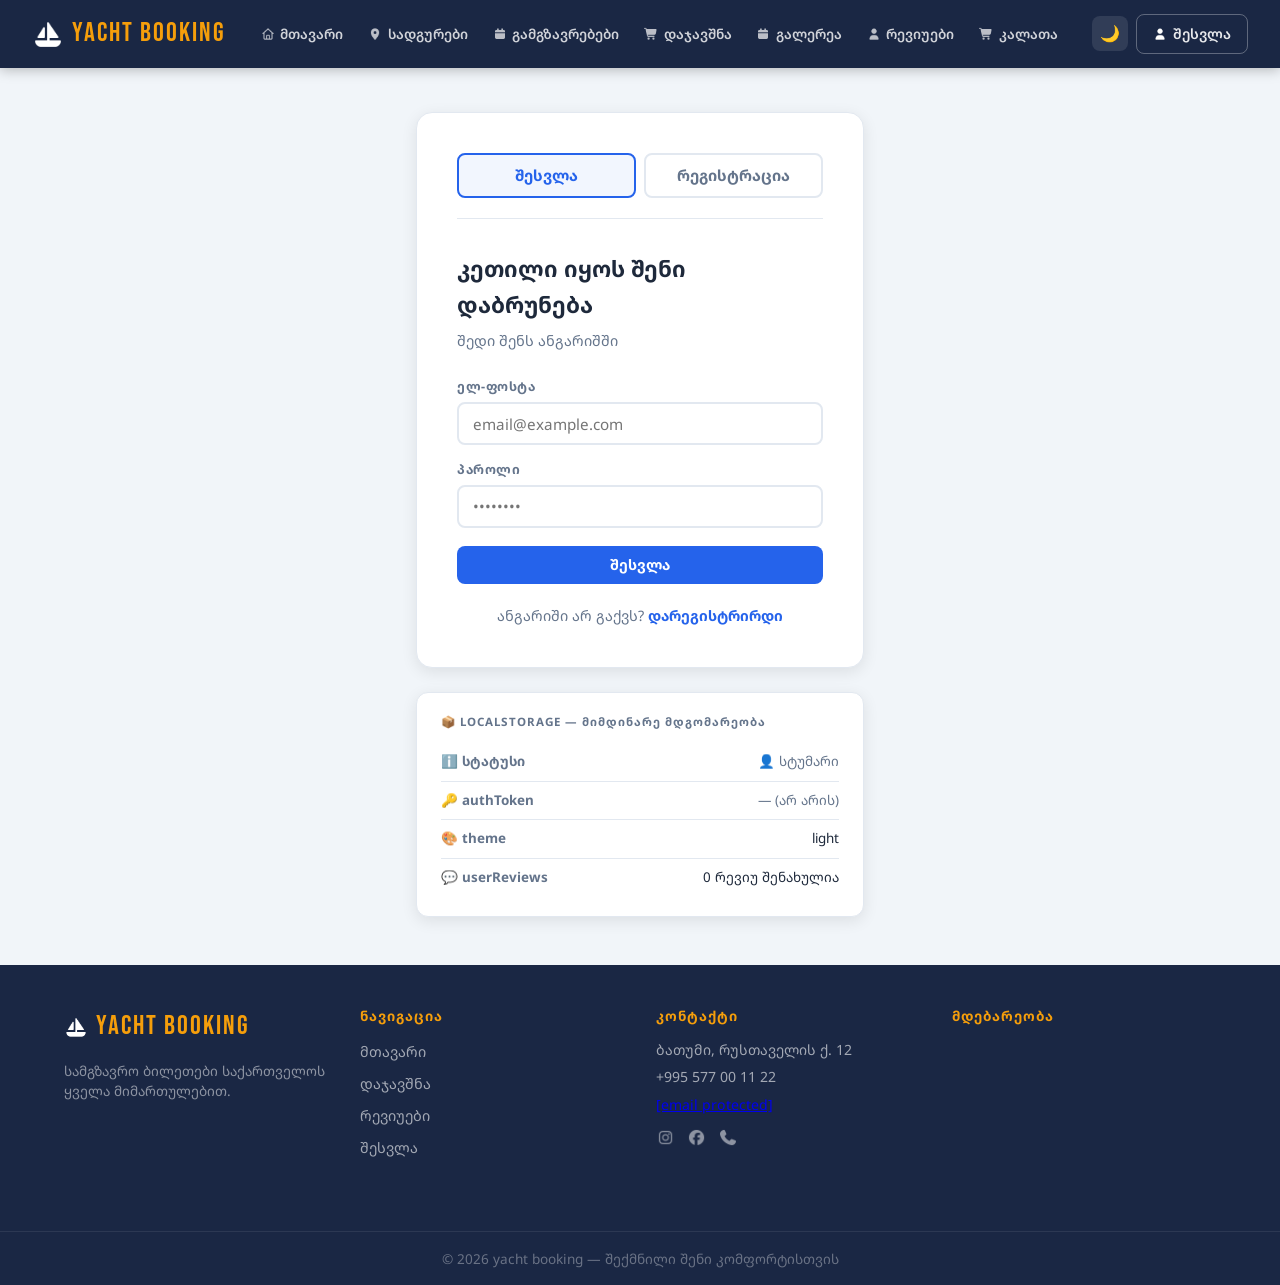
<file: pages/login.html>
<!doctype html>
<html lang="en" data-theme="light">
  <head>
    <meta charset="UTF-8" />
    <meta name="viewport" content="width=device-width, initial-scale=1.0" />
    <title>შესვლა | Yacht Booking</title>
    <link
      href="https://fonts.googleapis.com/css2?family=Bebas+Neue&family=Noto+Sans+Georgian:wght@300;400;600;700&display=swap"
      rel="stylesheet"
    />
    <link rel="stylesheet" href="../styles/style.css" />
    <link rel="icon" type="image/png" href="../assets/icons/ship.png" />
    <style>
      .auth-page {
        flex-direction: column;
        gap: 1.5rem;
      }
      .token-info-wrap {
        width: 100%;
        max-width: 28rem;
        margin: 0 auto;
      }
      .token-card {
        background: var(--card-bg);
        border: 1px solid var(--border);
        border-radius: 0.75rem;
        padding: 1.25rem 1.5rem;
        box-shadow: var(--shadow);
        transition: background 0.3s;
      }
      .token-section-title {
        font-size: 0.72rem;
        font-weight: 700;
        text-transform: uppercase;
        letter-spacing: 1px;
        color: var(--text-light);
        margin-bottom: 0.75rem;
      }
      .token-row {
        display: flex;
        align-items: flex-start;
        justify-content: space-between;
        gap: 0.75rem;
        padding: 0.5rem 0;
        border-bottom: 1px solid var(--border);
        font-size: 0.84rem;
      }
      .token-row:last-child {
        border-bottom: none;
      }
      .token-label {
        font-weight: 700;
        color: var(--text-light);
        flex-shrink: 0;
      }
      .token-value {
        color: var(--text);
        word-break: break-all;
        text-align: right;
      }
      .token-mono {
        font-family: monospace;
        font-size: 0.76rem;
        color: var(--blue);
      }
      .token-status-in {
        color: #059669;
        font-weight: 700;
      }
      .token-status-out {
        color: var(--text-light);
      }
      /* Fix form spacing */
      .auth-form-page .form-group {
        margin-bottom: 0.85rem;
      }
      .auth-form-page .btn-main.full-width {
        margin-top: 0.25rem;
      }
    </style>
  </head>
  <body>
    <header>
      <div class="header-inner">
        <a href="../index.html" class="logo">
          <img src="../assets/icons/ship.png" alt="Logo" class="logo-icon" />
          <span>yacht booking</span>
        </a>
        <nav id="mainNav">
          <a href="../index.html"
            ><img src="../assets/icons/home.png" alt="" />მთავარი</a
          >
          <a href="../index.html#stations"
            ><img
              src="../assets/icons/location-dot-solid.png"
              alt=""
            />სადგურები</a
          >
          <a href="../index.html#departures"
            ><img
              src="../assets/icons/calendar-solid.png"
              alt=""
            />გამგზავრებები</a
          >
          <a href="booking.html"
            ><img src="../assets/icons/cart.png" alt="" />დაჯავშნა</a
          >
          <a href="gallery.html"
            ><img src="../assets/icons/calendar-solid.png" alt="" />გალერეა</a
          >
          <a href="reviews.html"
            ><img src="../assets/icons/user-solid.png" alt="" />რევიუები</a
          >

          <a href="cart.html"
            ><img src="../assets/icons/cart.png" alt="" />კალათა</a
          >
        </nav>
        <div class="header-actions">
          <button id="themeToggleBtn" class="icon-btn" title="თემის შეცვლა">
            <span id="themeIcon">🌙</span>
          </button>
          <div id="userInfo" class="hidden">
            <span id="welcomeMsg" class="welcome-text"></span>
            <button class="btn-outline small" id="logoutBtn">გასვლა</button>
          </div>
          <div id="guestBtns">
            <a href="login.html" class="btn-outline">
              <img
                src="../assets/icons/user-solid.png"
                alt=""
                class="btn-icon"
              />შესვლა
            </a>
          </div>
          <button class="burger" id="burgerBtn" aria-label="მენიუ">
            <img
              src="../assets/icons/bars-solid.png"
              alt="menu"
              class="burger-icon"
            />
          </button>
        </div>
      </div>
      <div class="mobile-nav" id="mobileNav">
        <a href="../index.html" class="mob-link"
          ><img src="../assets/icons/home.png" alt="" />მთავარი</a
        >
        <a href="../index.html#stations" class="mob-link"
          ><img
            src="../assets/icons/location-dot-solid.png"
            alt=""
          />სადგურები</a
        >
        <a href="../index.html#departures" class="mob-link"
          ><img
            src="../assets/icons/calendar-solid.png"
            alt=""
          />გამგზავრებები</a
        >
        <a href="booking.html" class="mob-link"
          ><img src="../assets/icons/cart.png" alt="" />დაჯავშნა</a
        >
        <a href="gallery.html" class="mob-link"
          ><img src="../assets/icons/calendar-solid.png" alt="" />გალერეა</a
        >
        <a href="reviews.html" class="mob-link"
          ><img src="../assets/icons/user-solid.png" alt="" />რევიუები</a
        >

        <a href="cart.html" class="mob-link"
          ><img src="../assets/icons/cart.png" alt="" />კალათა</a
        >
        <a href="login.html" class="mob-link"
          ><img src="../assets/icons/user-solid.png" alt="" />შესვლა</a
        >
      </div>
    </header>

    <main class="auth-page">
      <div class="auth-container">
        <div class="auth-tabs">
          <button class="auth-tab active" id="tabLogin">შესვლა</button>
          <button class="auth-tab" id="tabRegister">რეგისტრაცია</button>
        </div>

        <!-- LOGIN -->
        <div id="loginForm" class="auth-form-page">
          <h1>კეთილი იყოს შენი დაბრუნება</h1>
          <p class="auth-sub">შედი შენს ანგარიშში</p>
          <div class="form-group">
            <label for="login-email">ელ-ფოსტა</label>
            <input
              type="email"
              id="login-email"
              placeholder="email@example.com"
              required
            />
          </div>
          <div class="form-group">
            <label for="login-password">პაროლი</label>
            <input type="password" id="login-password" placeholder="••••••••" />
          </div>
          <button class="btn-main full-width" id="loginSubmitBtn">
            შესვლა
          </button>
          <div id="loginMsg" class="auth-msg hidden"></div>
          <p class="auth-switch">
            ანგარიში არ გაქვს?
            <a href="#" id="goToRegister">დარეგისტრირდი</a>
          </p>
        </div>

        <!-- REGISTER -->
        <div id="registerForm" class="auth-form-page hidden">
          <h1>ახალი ანგარიში</h1>
          <p class="auth-sub">შექმენი ანგარიში</p>
          <div class="form-group">
            <label for="reg-name">სახელი</label>
            <input type="text" id="reg-name" placeholder="გიორგი" />
          </div>
          <div class="form-group">
            <label for="reg-surname">გვარი</label>
            <input type="text" id="reg-surname" placeholder="ბაგრატიონი" />
          </div>
          <div class="form-group">
            <label for="reg-email">ელ-ფოსტა</label>
            <input
              type="email"
              id="reg-email"
              placeholder="email@example.com"
              required
            />
          </div>
          <div class="form-group">
            <label for="reg-password">პაროლი</label>
            <input
              type="password"
              id="reg-password"
              placeholder="მინ. 6 სიმბოლო"
            />
          </div>
          <button class="btn-main full-width" id="registerSubmitBtn">
            რეგისტრაცია
          </button>
          <div id="registerMsg" class="auth-msg hidden"></div>
          <p class="auth-switch">
            უკვე გაქვს ანგარიში?
            <a href="#" id="goToLogin">შედი</a>
          </p>
        </div>
      </div>
      <!-- localStorage Info (სამშინაო დავალება) -->
      <div id="tokenInfo" class="token-info-wrap"></div>
    </main>

    <footer>
      <div class="footer-inner">
        <div class="footer-col">
          <div class="logo footer-logo-wrap">
            <img
              src="../assets/icons/ship.png"
              alt=""
              class="logo-icon footer-logo"
            />
            <span>yacht booking</span>
          </div>
          <p class="footer-desc">
            სამგზავრო ბილეთები საქართველოს ყველა მიმართულებით.
          </p>
        </div>
        <div class="footer-col">
          <h4 class="footer-heading">ნავიგაცია</h4>
          <ul class="footer-links">
            <li><a href="../index.html">მთავარი</a></li>
            <li><a href="booking.html">დაჯავშნა</a></li>
            <li><a href="reviews.html">რევიუები</a></li>
            <li><a href="login.html">შესვლა</a></li>
          </ul>
        </div>
        <div class="footer-col">
          <h4 class="footer-heading">კონტაქტი</h4>
          <p class="footer-contact">ბათუმი, რუსთაველის ქ. 12</p>
          <p class="footer-contact">+995 577 00 11 22</p>
          <p class="footer-contact">
            <a
              href="/cdn-cgi/l/email-protection"
              class="__cf_email__"
              data-cfemail="c6afa8a0a986bfa7a5aeb2a4a9a9adafa8a1e8a1a3"
              >[email&#160;protected]</a
            >
          </p>
          <div class="footer-social">
            <a href="#"
              ><img
                src="../assets/icons/instagram-brands-solid.png"
                alt="instagram"
            /></a>
            <a href="#"
              ><img
                src="../assets/icons/facebook-brands-solid.png"
                alt="facebook"
            /></a>
            <a href="#"><img src="../assets/icons/phone.png" alt="phone" /></a>
          </div>
        </div>
        <div class="footer-col">
          <h4 class="footer-heading">მდებარეობა</h4>
          <div class="footer-map">
            <iframe
              src="https://www.google.com/maps/embed?pb=!1m18!1m12!1m3!1d2990.123456789!2d41.6168!3d41.6427!2m3!1f0!2f0!3f0!3m2!1i1024!2i768!4f13.1!3m3!1m2!1s0x4057585f2b5c7c3f%3A0x1234567890abcdef!2z4YOT4YOU4YOQ4YOb4YOj4YOX4YOk4YOQIOGDpeGDlOGDmuGDmA!5e0!3m2!1ska!2sge!4v1234567890"
              width="100%"
              height="160"
              style="border: 0; border-radius: 0.5rem"
              allowfullscreen=""
              loading="lazy"
              referrerpolicy="no-referrer-when-downgrade"
            ></iframe>
          </div>
        </div>
      </div>
      <div class="footer-bottom">
        <p>© 2026 yacht booking — შექმნილი შენი კომფორტისთვის</p>
      </div>
    </footer>

    <script src="../scripts/login.js" type="module"></script>
  </body>
</html>
</file>
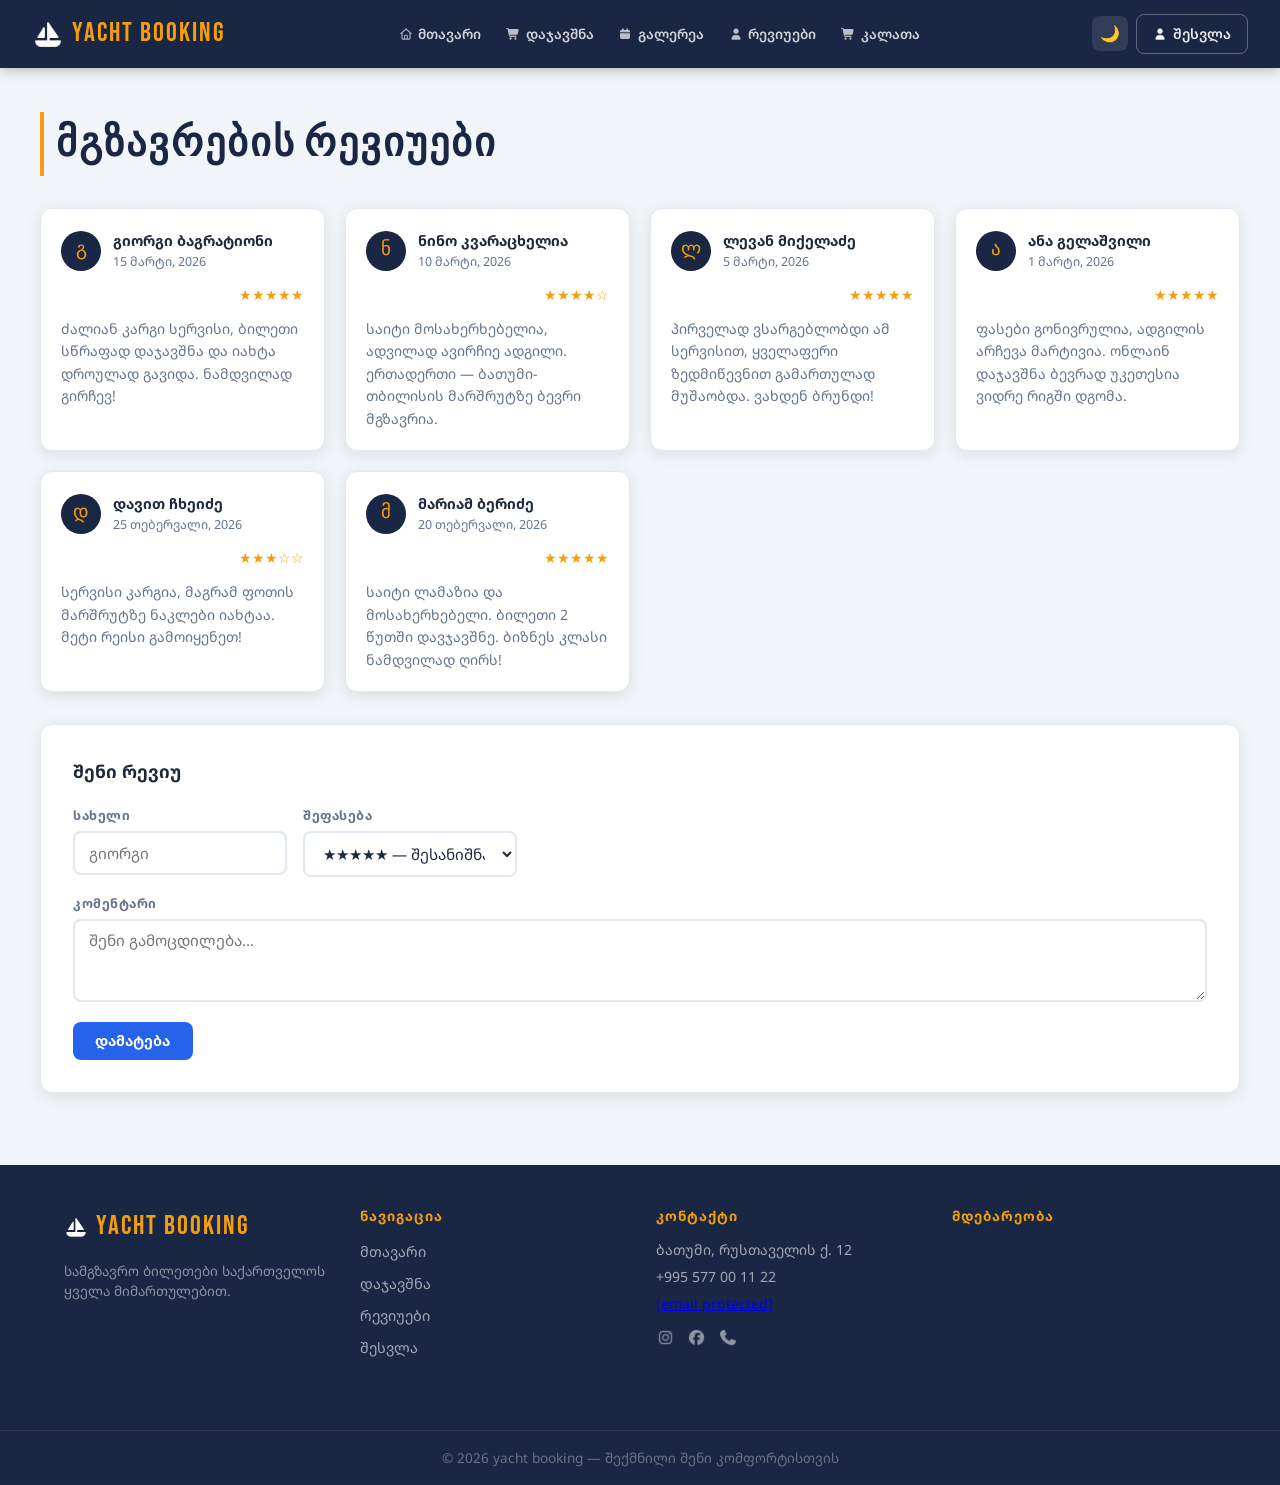
<file: pages/reviews.html>
<!doctype html>
<html lang="en" data-theme="light">
  <head>
    <meta charset="UTF-8" />
    <meta name="viewport" content="width=device-width, initial-scale=1.0" />
    <title>რევიუები | Yacht Booking</title>
    <link
      href="https://fonts.googleapis.com/css2?family=Bebas+Neue&family=Noto+Sans+Georgian:wght@300;400;600;700&display=swap"
      rel="stylesheet"
    />
    <link rel="stylesheet" href="../styles/style.css" />
    <link rel="icon" type="image/png" href="../assets/icons/ship.png" />
  </head>
  <body>
    <header>
      <div class="header-inner">
        <a href="../index.html" class="logo">
          <img src="../assets/icons/ship.png" alt="Logo" class="logo-icon" />
          <span>yacht booking</span>
        </a>
        <nav id="mainNav">
          <a href="../index.html"
            ><img src="../assets/icons/home.png" alt="" />მთავარი</a
          >
          <a href="booking.html"
            ><img src="../assets/icons/cart.png" alt="" />დაჯავშნა</a
          >
          <a href="gallery.html"
            ><img src="../assets/icons/calendar-solid.png" alt="" />გალერეა</a
          >
          <a href="reviews.html"
            ><img src="../assets/icons/user-solid.png" alt="" />რევიუები</a
          >

          <a href="cart.html"
            ><img src="../assets/icons/cart.png" alt="" />კალათა</a
          >
        </nav>
        <div class="header-actions">
          <button id="themeToggleBtn" class="icon-btn" title="თემის შეცვლა">
            <span id="themeIcon">🌙</span>
          </button>
          <div id="userInfo" class="hidden">
            <span id="welcomeMsg" class="welcome-text"></span>
            <button class="btn-outline small" id="logoutBtn">გასვლა</button>
          </div>
          <div id="guestBtns">
            <a href="login.html" class="btn-outline">
              <img
                src="../assets/icons/user-solid.png"
                alt=""
                class="btn-icon"
              />
              შესვლა
            </a>
          </div>
          <button class="burger" id="burgerBtn" aria-label="მენიუ">
            <img
              src="../assets/icons/bars-solid.png"
              alt="menu"
              class="burger-icon"
            />
          </button>
        </div>
      </div>
      <div class="mobile-nav" id="mobileNav">
        <a href="../index.html" class="mob-link"
          ><img src="../assets/icons/home.png" alt="" />მთავარი</a
        >
        <a href="../index.html#stations" class="mob-link"
          ><img
            src="../assets/icons/location-dot-solid.png"
            alt=""
          />სადგურები</a
        >
        <a href="../index.html#departures" class="mob-link"
          ><img
            src="../assets/icons/calendar-solid.png"
            alt=""
          />გამგზავრებები</a
        >
        <a href="booking.html" class="mob-link"
          ><img src="../assets/icons/cart.png" alt="" />დაჯავშნა</a
        >
        <a href="gallery.html" class="mob-link"
          ><img src="../assets/icons/calendar-solid.png" alt="" />გალერეა</a
        >
        <a href="reviews.html" class="mob-link"
          ><img src="../assets/icons/user-solid.png" alt="" />რევიუები</a
        >

        <a href="cart.html" class="mob-link"
          ><img src="../assets/icons/cart.png" alt="" />კალათა</a
        >
        <a href="login.html" class="mob-link"
          ><img src="../assets/icons/user-solid.png" alt="" />შესვლა</a
        >
      </div>
    </header>

    <main class="reviews-page">
      <div class="section-inner">
        <h1 class="page-title">მგზავრების რევიუები</h1>

        <!-- სტატიკური რევიუები -->
        <div class="reviews-grid" id="reviewsGrid">
          <div class="review-card">
            <div class="review-header">
              <div class="review-avatar">გ</div>
              <div>
                <p class="review-name">გიორგი ბაგრატიონი</p>
                <p class="review-date">15 მარტი, 2026</p>
              </div>
              <div class="review-stars">★★★★★</div>
            </div>
            <p class="review-text">
              ძალიან კარგი სერვისი, ბილეთი სწრაფად დაჯავშნა და იახტა დროულად
              გავიდა. ნამდვილად გირჩევ!
            </p>
          </div>

          <div class="review-card">
            <div class="review-header">
              <div class="review-avatar">ნ</div>
              <div>
                <p class="review-name">ნინო კვარაცხელია</p>
                <p class="review-date">10 მარტი, 2026</p>
              </div>
              <div class="review-stars">★★★★☆</div>
            </div>
            <p class="review-text">
              საიტი მოსახერხებელია, ადვილად ავირჩიე ადგილი. ერთადერთი —
              ბათუმი-თბილისის მარშრუტზე ბევრი მგზავრია.
            </p>
          </div>

          <div class="review-card">
            <div class="review-header">
              <div class="review-avatar">ლ</div>
              <div>
                <p class="review-name">ლევან მიქელაძე</p>
                <p class="review-date">5 მარტი, 2026</p>
              </div>
              <div class="review-stars">★★★★★</div>
            </div>
            <p class="review-text">
              პირველად ვსარგებლობდი ამ სერვისით, ყველაფერი ზედმიწევნით
              გამართულად მუშაობდა. ვახდენ ბრუნდი!
            </p>
          </div>

          <div class="review-card">
            <div class="review-header">
              <div class="review-avatar">ა</div>
              <div>
                <p class="review-name">ანა გელაშვილი</p>
                <p class="review-date">1 მარტი, 2026</p>
              </div>
              <div class="review-stars">★★★★★</div>
            </div>
            <p class="review-text">
              ფასები გონივრულია, ადგილის არჩევა მარტივია. ონლაინ დაჯავშნა ბევრად
              უკეთესია ვიდრე რიგში დგომა.
            </p>
          </div>

          <div class="review-card">
            <div class="review-header">
              <div class="review-avatar">დ</div>
              <div>
                <p class="review-name">დავით ჩხეიძე</p>
                <p class="review-date">25 თებერვალი, 2026</p>
              </div>
              <div class="review-stars">★★★☆☆</div>
            </div>
            <p class="review-text">
              სერვისი კარგია, მაგრამ ფოთის მარშრუტზე ნაკლები იახტაა. მეტი რეისი
              გამოიყენეთ!
            </p>
          </div>

          <div class="review-card">
            <div class="review-header">
              <div class="review-avatar">მ</div>
              <div>
                <p class="review-name">მარიამ ბერიძე</p>
                <p class="review-date">20 თებერვალი, 2026</p>
              </div>
              <div class="review-stars">★★★★★</div>
            </div>
            <p class="review-text">
              საიტი ლამაზია და მოსახერხებელი. ბილეთი 2 წუთში დავჯავშნე. ბიზნეს
              კლასი ნამდვილად ღირს!
            </p>
          </div>
        </div>

        <!-- რევიუს დამატება -->
        <div class="form-card review-form-card">
          <h3 class="sub-title">შენი რევიუ</h3>
          <div class="form-grid">
            <div class="form-group">
              <label for="r-name">სახელი</label>
              <input type="text" id="r-name" placeholder="გიორგი" />
            </div>
            <div class="form-group">
              <label for="r-rating">შეფასება</label>
              <select id="r-rating">
                <option value="5">★★★★★ — შესანიშნავი</option>
                <option value="4">★★★★☆ — კარგი</option>
                <option value="3">★★★☆☆ — საშუალო</option>
                <option value="2">★★☆☆☆ — ცუდი</option>
                <option value="1">★☆☆☆☆ — ძალიან ცუდი</option>
              </select>
            </div>
            <div class="form-group form-group-full">
              <label for="r-text">კომენტარი</label>
              <textarea
                id="r-text"
                placeholder="შენი გამოცდილება..."
                rows="3"
              ></textarea>
            </div>
          </div>
          <button id="addReviewBtn" class="btn-main">დამატება</button>
          <div id="reviewMsg" class="auth-msg hidden"></div>
        </div>
      </div>
    </main>

    <footer>
      <div class="footer-inner">
        <div class="footer-col">
          <div class="logo footer-logo-wrap">
            <img
              src="../assets/icons/ship.png"
              alt=""
              class="logo-icon footer-logo"
            />
            <span>yacht booking</span>
          </div>
          <p class="footer-desc">
            სამგზავრო ბილეთები საქართველოს ყველა მიმართულებით.
          </p>
        </div>
        <div class="footer-col">
          <h4 class="footer-heading">ნავიგაცია</h4>
          <ul class="footer-links">
            <li><a href="../index.html">მთავარი</a></li>
            <li><a href="booking.html">დაჯავშნა</a></li>
            <li><a href="reviews.html">რევიუები</a></li>
            <li><a href="login.html">შესვლა</a></li>
          </ul>
        </div>
        <div class="footer-col">
          <h4 class="footer-heading">კონტაქტი</h4>
          <p class="footer-contact">ბათუმი, რუსთაველის ქ. 12</p>
          <p class="footer-contact">+995 577 00 11 22</p>
          <p class="footer-contact">
            <a
              href="/cdn-cgi/l/email-protection"
              class="__cf_email__"
              data-cfemail="11787f777e516870727965737e7e7a787f763f7674"
              >[email&#160;protected]</a
            >
          </p>
          <div class="footer-social">
            <a href="#"
              ><img
                src="../assets/icons/instagram-brands-solid.png"
                alt="instagram"
            /></a>
            <a href="#"
              ><img
                src="../assets/icons/facebook-brands-solid.png"
                alt="facebook"
            /></a>
            <a href="#"><img src="../assets/icons/phone.png" alt="phone" /></a>
          </div>
        </div>
        <div class="footer-col">
          <h4 class="footer-heading">მდებარეობა</h4>
          <div class="footer-map">
            <iframe
              src="https://www.google.com/maps/embed?pb=!1m18!1m12!1m3!1d2990.123456789!2d41.6168!3d41.6427!2m3!1f0!2f0!3f0!3m2!1i1024!2i768!4f13.1!3m3!1m2!1s0x4057585f2b5c7c3f%3A0x1234567890abcdef!2z4YOT4YOU4YOQ4YOb4YOj4YOX4YOk4YOQIOGDpeGDlOGDmuGDmA!5e0!3m2!1ska!2sge!4v1234567890"
              width="100%"
              height="160"
              style="border: 0; border-radius: 0.5rem"
              allowfullscreen=""
              loading="lazy"
              referrerpolicy="no-referrer-when-downgrade"
            ></iframe>
          </div>
        </div>
      </div>
      <div class="footer-bottom">
        <p>© 2026 yacht booking — შექმნილი შენი კომფორტისთვის</p>
      </div>
    </footer>

    <script src="../scripts/reviews.js" type="module"></script>
  </body>
</html>
</file>
<file: styles/style.css>
/* ============================================================
   style.css — Yacht Booking
   სტრუქტურა:
   1. Variables & Themes
   2. Reset & Base
   3. Header & Nav
   4. Burger Menu
   5. Buttons
   6. Auth Modal
   7. Hero
   8. Sections & Typography
   9. Search & Dropdown
   10. Cards
   11. Forms
   12. Login Page + localStorage Panel
   13. Booking Page
   14. Reviews Page
   15. 404 Page
   16. Footer
   17. Calendar
   18. Accordion
   19. Responsive
============================================================ */

/* #region Variables & Themes */
:root {
  --navy:        #1a2744;
  --blue:        #2563eb;
  --blue-dark:   #1d4ed8;
  --accent:      #f59e0b;
  --red:         #ef4444;
  --bg:          #f1f5f9;
  --bg-alt:      #ffffff;
  --card-bg:     #ffffff;
  --text:        #1e293b;
  --text-light:  #64748b;
  --border:      #e2e8f0;
  --shadow:      0 4px 16px rgba(0, 0, 0, 0.09);
  --header-bg:   #1a2744;
  --header-text: #ffffff;
  --input-bg:    #ffffff;
}

[data-theme="dark"] {
  --bg:          #0f172a;
  --bg-alt:      #1e293b;
  --card-bg:     #1e293b;
  --text:        #e2e8f0;
  --text-light:  #94a3b8;
  --border:      #334155;
  --shadow:      0 4px 16px rgba(0, 0, 0, 0.35);
  --header-bg:   #0f172a;
  --header-text: #e2e8f0;
  --input-bg:    #1e293b;
}
/* #endregion */

/* #region Reset & Base */
*,
*::before,
*::after {
  box-sizing: border-box;
  margin: 0;
  padding: 0;
}

html {
  scroll-behavior: smooth;
  overflow-x: hidden;
}

body {
  font-family: "Noto Sans Georgian", sans-serif;
  background: var(--bg);
  color: var(--text);
  font-size: 1rem;
  line-height: 1.6;
  transition: background 0.3s, color 0.3s;
  overflow-x: hidden;
  padding-top: 4rem;
}
/* #endregion */

/* #region Header & Nav */
header {
  background: var(--header-bg);
  position: fixed;
  top: 0;
  left: 0;
  width: 100%;
  z-index: 1000;
  box-shadow: 0 2px 12px rgba(0, 0, 0, 0.25);
  transition: background 0.3s;
}

.header-inner {
  padding: 0.75rem 2rem;
  display: flex;
  justify-content: space-between;
  align-items: center;
  gap: 1rem;
  min-height: 4rem;
}

.logo {
  display: flex;
  align-items: center;
  gap: 0.5rem;
  font-family: "Bebas Neue", sans-serif;
  font-size: 1.7rem;
  color: var(--accent);
  letter-spacing: 2px;
  text-decoration: none;
  flex-shrink: 0;
}

.logo-icon {
  width: 2rem;
  height: 2rem;
  filter: brightness(0) invert(1);
}

nav#mainNav {
  flex: 1;
  display: flex;
  justify-content: center;
  align-items: center;
  gap: 0.25rem;
  flex-wrap: nowrap;
}

nav#mainNav a {
  display: inline-flex;
  align-items: center;
  gap: 0.35rem;
  color: rgba(255, 255, 255, 0.8);
  text-decoration: none;
  padding: 0.45rem 0.65rem;
  border-radius: 6px;
  font-size: 0.85rem;
  font-weight: 600;
  white-space: nowrap;
  transition: background 0.2s, color 0.2s;
}

nav#mainNav a img {
  width: 14px;
  height: 14px;
  filter: brightness(0) invert(1);
  opacity: 0.7;
}

nav#mainNav a:hover {
  background: rgba(255, 255, 255, 0.1);
  color: var(--accent);
}

nav#mainNav a:hover img {
  opacity: 1;
  filter: brightness(0) saturate(100%) invert(70%) sepia(80%) hue-rotate(0deg);
}

.active-link {
  color: var(--accent) !important;
}

.header-actions {
  display: flex;
  align-items: center;
  gap: 0.5rem;
  flex-shrink: 0;
}

.icon-btn {
  background: rgba(255, 255, 255, 0.1);
  border: none;
  border-radius: 8px;
  width: 2.2rem;
  height: 2.2rem;
  font-size: 1rem;
  cursor: pointer;
  display: flex;
  align-items: center;
  justify-content: center;
  transition: background 0.2s;
  flex-shrink: 0;
}

.icon-btn:hover {
  background: rgba(255, 255, 255, 0.2);
}

/* wrapper — desktop-ზე ჩანს, mobile-ზე CSS-ით იმალება */
.header-auth {
  display: flex;
  align-items: center;
  gap: 0.4rem;
}

#guestBtns,
#userInfo {
  display: flex;
  align-items: center;
  gap: 0.4rem;
}

#userInfo.hidden,
#guestBtns.hidden {
  display: none !important;
}

.welcome-text {
  color: rgba(255, 255, 255, 0.85);
  font-size: 0.85rem;
  font-weight: 600;
  white-space: nowrap;
}

.mobile-nav {
  display: none;
  flex-direction: column;
  background: var(--header-bg);
  padding: 0.5rem 1.5rem 1rem;
  border-top: 1px solid rgba(255, 255, 255, 0.08);
  transition: background 0.3s;
}

.mobile-nav.open {
  display: flex;
}

.mob-link {
  display: flex;
  align-items: center;
  gap: 0.5rem;
  color: rgba(255, 255, 255, 0.8);
  text-decoration: none;
  padding: 0.75rem 0;
  border-bottom: 1px solid rgba(255, 255, 255, 0.07);
  font-weight: 600;
  font-size: 1rem;
  transition: color 0.2s;
}

.mob-link:last-child {
  border-bottom: none;
}

.mob-link:hover {
  color: var(--accent);
}

.mob-link img {
  width: 16px;
  filter: brightness(0) invert(1);
  opacity: 0.7;
}
/* #endregion */

/* #region Burger Menu */
.burger {
  display: none;
  background: rgba(255, 255, 255, 0.1);
  border: none;
  border-radius: 6px;
  padding: 0.5rem;
  cursor: pointer;
  align-items: center;
  justify-content: center;
  z-index: 1001;
  flex-shrink: 0;
}

.burger-icon {
  width: 1.4rem;
  height: 1.4rem;
  filter: brightness(0) invert(1);
  display: block;
}
/* #endregion */

/* #region Buttons */
.btn-main {
  display: inline-flex;
  align-items: center;
  gap: 0.4rem;
  background: var(--blue);
  color: white;
  padding: 0.6rem 1.4rem;
  border-radius: 8px;
  font-family: "Noto Sans Georgian", sans-serif;
  font-size: 0.9rem;
  font-weight: 700;
  border: none;
  cursor: pointer;
  text-decoration: none;
  white-space: nowrap;
  transition: background 0.2s, transform 0.15s;
}

.btn-main:hover {
  background: var(--blue-dark);
  transform: translateY(-1px);
}

.btn-outline {
  display: inline-flex;
  align-items: center;
  gap: 0.4rem;
  background: transparent;
  color: rgba(255, 255, 255, 0.9);
  padding: 0.5rem 1rem;
  border-radius: 8px;
  border: 1px solid rgba(255, 255, 255, 0.3);
  font-family: "Noto Sans Georgian", sans-serif;
  font-size: 0.88rem;
  font-weight: 600;
  cursor: pointer;
  text-decoration: none;
  white-space: nowrap;
  transition: background 0.2s;
}

.btn-outline:hover {
  background: rgba(255, 255, 255, 0.1);
}

.btn-outline.small {
  padding: 0.35rem 0.75rem;
  font-size: 0.8rem;
}

.btn-secondary {
  display: inline-flex;
  align-items: center;
  gap: 0.4rem;
  background: var(--accent);
  color: var(--navy);
  padding: 0.6rem 1.4rem;
  border-radius: 8px;
  font-family: "Noto Sans Georgian", sans-serif;
  font-size: 0.9rem;
  font-weight: 700;
  border: none;
  cursor: pointer;
  white-space: nowrap;
  transition: opacity 0.2s, transform 0.15s;
}

.btn-secondary:hover {
  opacity: 0.85;
  transform: translateY(-1px);
}

.btn-danger {
  display: inline-flex;
  align-items: center;
  gap: 0.4rem;
  background: var(--red);
  color: white;
  padding: 0.6rem 1.4rem;
  border-radius: 8px;
  font-family: "Noto Sans Georgian", sans-serif;
  font-size: 0.9rem;
  font-weight: 700;
  border: none;
  cursor: pointer;
  white-space: nowrap;
  transition: opacity 0.2s, transform 0.15s;
}

.btn-danger:hover {
  opacity: 0.85;
  transform: translateY(-1px);
}

.btn-search {
  background: var(--blue);
  border: none;
  border-radius: 8px;
  padding: 0.55rem 0.75rem;
  cursor: pointer;
  display: flex;
  align-items: center;
  flex-shrink: 0;
  transition: background 0.2s;
}

.btn-search img {
  width: 1rem;
  height: 1rem;
  filter: brightness(0) invert(1);
}

.btn-search:hover {
  background: var(--blue-dark);
}

.btn-icon {
  width: 14px;
  height: 14px;
  filter: brightness(0) invert(1);
}

.full-width {
  width: 100%;
  justify-content: center;
}
/* #endregion */

/* #region Auth Modal */
.modal-overlay {
  position: fixed;
  inset: 0;
  background: rgba(0, 0, 0, 0.55);
  z-index: 200;
  display: flex;
  align-items: center;
  justify-content: center;
  padding: 1rem;
  backdrop-filter: blur(3px);
}

.modal-overlay.hidden {
  display: none;
}

.modal {
  background: var(--card-bg);
  border-radius: 16px;
  padding: 2rem;
  width: 100%;
  max-width: 420px;
  position: relative;
  box-shadow: 0 20px 60px rgba(0, 0, 0, 0.3);
  transition: background 0.3s;
}

.modal-close {
  position: absolute;
  top: 1rem;
  right: 1rem;
  background: none;
  border: none;
  cursor: pointer;
  opacity: 0.5;
  transition: opacity 0.2s;
}

.modal-close:hover {
  opacity: 1;
}

.modal-close img {
  width: 1rem;
  height: 1rem;
}

.modal-tabs {
  display: flex;
  gap: 0.5rem;
  margin-bottom: 1.5rem;
}

.tab-btn {
  flex: 1;
  padding: 0.6rem;
  border: 2px solid var(--border);
  border-radius: 8px;
  background: transparent;
  color: var(--text-light);
  font-family: "Noto Sans Georgian", sans-serif;
  font-size: 0.9rem;
  font-weight: 700;
  cursor: pointer;
  transition: all 0.2s;
}

.tab-btn.active {
  border-color: var(--blue);
  color: var(--blue);
  background: rgba(37, 99, 235, 0.06);
}

.auth-form h2 {
  font-size: 1.3rem;
  margin-bottom: 1.25rem;
  color: var(--text);
}
/* #endregion */

/* #region Hero */
.hero {
  background: linear-gradient(135deg, var(--navy) 0%, #2d3e6e 100%);
  color: white;
  text-align: center;
  padding: 8rem 1.5rem 4rem;
  position: relative;
  overflow: hidden;
}

.hero-content {
  max-width: 900px;
  margin: 0 auto;
}

.hero h1 {
  font-family: "Bebas Neue", sans-serif;
  font-size: clamp(2rem, 6vw, 4.5rem);
  letter-spacing: 3px;
  line-height: 1.1;
  margin-bottom: 1rem;
}

.accent {
  color: var(--accent);
}

.hero p {
  font-size: clamp(0.95rem, 2.5vw, 1.1rem);
  opacity: 0.8;
  margin-bottom: 2rem;
}

.sea-track {
  position: absolute;
  bottom: 0;
  left: 0;
  width: 100%;
  height: 60px;
  overflow: hidden;
}

.waves-bg {
  position: absolute;
  bottom: 0;
  width: 200%;
  height: 40px;
  background: repeating-linear-gradient(
    90deg,
    rgba(255, 255, 255, 0.08) 0px,
    rgba(255, 255, 255, 0.08) 20px,
    transparent 20px,
    transparent 40px
  );
  animation: waveMove 4s linear infinite;
}

@keyframes waveMove {
  from { transform: translateX(0); }
  to   { transform: translateX(-50%); }
}

.ship-anim {
  position: absolute;
  bottom: 12px;
  animation: shipSail 20s linear infinite;
}

.ship-img {
  width: 2.5rem;
  height: auto;
  filter: brightness(0) invert(1);
  animation: shipBob 2s ease-in-out infinite;
}

@keyframes shipSail {
  from { left: -5rem; }
  to   { left: 100%; }
}

@keyframes shipBob {
  0%, 100% { transform: translateY(0); }
  50%       { transform: translateY(-4px); }
}

.hero-stats {
  display: flex;
  gap: 2rem;
  justify-content: center;
  flex-wrap: wrap;
  margin-top: 2rem;
}

.hero-stat {
  text-align: center;
}

.hero-stat-num {
  font-family: "Bebas Neue", sans-serif;
  font-size: 2rem;
  letter-spacing: 2px;
  color: var(--accent);
  display: block;
}

.hero-stat-label {
  font-size: 0.8rem;
  color: rgba(255, 255, 255, 0.65);
}
/* #endregion */

/* #region Sections & Typography */
.section {
  padding: 4rem 1.5rem;
  transition: background 0.3s;
}

.alt-bg {
  background: var(--bg-alt);
}

.section-inner {
  max-width: 1200px;
  margin: 0 auto;
}

.section-title {
  display: flex;
  align-items: center;
  gap: 0.6rem;
  font-family: "Bebas Neue", sans-serif;
  font-size: clamp(1.5rem, 4vw, 2.2rem);
  letter-spacing: 2px;
  color: var(--navy);
  margin-bottom: 1.5rem;
  border-left: 5px solid var(--accent);
  padding-left: 0.75rem;
}

[data-theme="dark"] .section-title {
  color: var(--accent);
}

.title-icon {
  width: 1.4rem;
  height: 1.4rem;
  filter: opacity(0.7);
}

[data-theme="dark"] .title-icon {
  filter: brightness(0) invert(1) opacity(0.6);
}
/* #endregion */

/* #region Search & Dropdown */
.search-wrap {
  position: relative;
  display: flex;
  gap: 0.5rem;
  align-items: center;
  margin-bottom: 1.5rem;
  flex-wrap: wrap;
}

.search-wrap input {
  padding: 0.65rem 1rem;
  border: 2px solid var(--border);
  border-radius: 8px;
  font-family: "Noto Sans Georgian", sans-serif;
  font-size: 0.95rem;
  flex: 1;
  min-width: 0;
  background: var(--input-bg);
  color: var(--text);
  outline: none;
  transition: border 0.2s, background 0.3s;
}

.search-wrap input:focus {
  border-color: var(--blue);
}

.dropdown {
  position: absolute;
  top: calc(100% + 4px);
  left: 0;
  right: 0;
  z-index: 50;
  background: var(--card-bg);
  border: 1px solid var(--border);
  border-radius: 8px;
  box-shadow: var(--shadow);
  max-height: 220px;
  overflow-y: auto;
  display: none;
  transition: background 0.3s;
}

.dropdown p {
  padding: 0.6rem 1rem;
  margin: 0;
  cursor: pointer;
  font-size: 0.9rem;
  color: var(--text);
  border-bottom: 1px solid var(--border);
  transition: background 0.15s;
}

.dropdown p:last-child {
  border-bottom: none;
}

.dropdown p:hover {
  background: rgba(37, 99, 235, 0.08);
  color: var(--blue);
}
/* #endregion */

/* #region Cards */
.products {
  display: grid;
  grid-template-columns: repeat(auto-fill, minmax(min(270px, 100%), 1fr));
  gap: 1.25rem;
}

.card {
  background: var(--card-bg);
  border-radius: 12px;
  padding: 1.25rem 1.5rem;
  border: 1px solid var(--border);
  box-shadow: var(--shadow);
  transition: transform 0.2s, box-shadow 0.2s, background 0.3s;
}

.card:hover {
  transform: translateY(-4px);
  box-shadow: 0 8px 24px rgba(0, 0, 0, 0.14);
}

.card h3 {
  color: var(--navy);
  font-size: 1.05rem;
  margin-bottom: 0.4rem;
}

[data-theme="dark"] .card h3 {
  color: var(--accent);
}

.card h4 {
  color: var(--blue);
  font-size: 0.95rem;
  margin-bottom: 0.3rem;
}

.card p {
  color: var(--text-light);
  font-size: 0.86rem;
  margin-top: 0.25rem;
}

.trainCard {
  background: rgba(37, 99, 235, 0.05);
  border-left: 4px solid var(--blue);
  margin-left: 1rem;
}

[data-theme="dark"] .trainCard {
  background: rgba(37, 99, 235, 0.1);
}
/* #endregion */

/* #region Forms */
.form-card {
  background: var(--card-bg);
  border-radius: 12px;
  padding: 2rem;
  border: 1px solid var(--border);
  box-shadow: var(--shadow);
  margin-bottom: 1.5rem;
  transition: background 0.3s;
}

.sub-title {
  color: var(--text);
  font-size: 1.1rem;
  font-weight: 700;
  margin-bottom: 1.25rem;
}

.form-grid {
  display: grid;
  grid-template-columns: repeat(auto-fit, minmax(min(210px, 100%), 1fr));
  gap: 1rem;
  margin-bottom: 1.25rem;
}

.form-group {
  display: flex;
  flex-direction: column;
  gap: 0.35rem;
}

.form-group label {
  font-size: 0.8rem;
  font-weight: 700;
  color: var(--text-light);
  text-transform: uppercase;
  letter-spacing: 0.5px;
}

.form-group input,
.form-group select,
textarea {
  padding: 0.6rem 0.9rem;
  border: 2px solid var(--border);
  border-radius: 8px;
  font-family: "Noto Sans Georgian", sans-serif;
  font-size: 0.95rem;
  background: var(--input-bg);
  color: var(--text);
  outline: none;
  width: 100%;
  transition: border 0.2s, background 0.3s;
}

.form-group input:focus,
.form-group select:focus,
textarea:focus {
  border-color: var(--blue);
}

.form-group select {
  cursor: pointer;
}

.form-group select:disabled {
  opacity: 0.5;
  cursor: not-allowed;
}

textarea {
  resize: vertical;
}

.auth-msg {
  margin-top: 0.85rem;
  padding: 0.65rem 1rem;
  border-radius: 8px;
  font-weight: 600;
  font-size: 0.9rem;
}

.auth-msg.success {
  background: #d1fae5;
  color: #065f46;
  border: 1px solid #6ee7b7;
}

.auth-msg.error {
  background: #fee2e2;
  color: #991b1b;
  border: 1px solid #fca5a5;
}

.hidden {
  display: none !important;
}

.form-group-full {
  grid-column: 1 / -1;
}
/* #endregion */

/* #region Login Page & localStorage Panel */
.auth-page {
  min-height: calc(100vh - 9rem);
  display: flex;
  flex-direction: column;
  align-items: center;
  justify-content: center;
  gap: 1.5rem;
  padding: 3rem 1rem;
}

.auth-container {
  background: var(--card-bg);
  border-radius: 1rem;
  padding: 2.5rem;
  width: 100%;
  max-width: 28rem;
  border: 1px solid var(--border);
  box-shadow: var(--shadow);
  transition: background 0.3s;
}

.auth-tabs {
  display: flex;
  gap: 0.5rem;
  margin-bottom: 2rem;
  border-bottom: 1px solid var(--border);
  padding-bottom: 1.25rem;
}

.auth-tab {
  flex: 1;
  padding: 0.65rem;
  border: 2px solid var(--border);
  border-radius: 0.5rem;
  background: transparent;
  color: var(--text-light);
  font-family: "Noto Sans Georgian", sans-serif;
  font-size: 0.95rem;
  font-weight: 700;
  cursor: pointer;
  transition: all 0.2s;
}

.auth-tab.active {
  border-color: var(--blue);
  color: var(--blue);
  background: rgba(37, 99, 235, 0.06);
}

.auth-form-page h1 {
  font-size: 1.4rem;
  font-weight: 700;
  margin-bottom: 0.4rem;
  color: var(--text);
}

.auth-form-page .form-group {
  margin-bottom: 0.85rem;
}

.auth-sub {
  color: var(--text-light);
  font-size: 0.9rem;
  margin-bottom: 1.5rem;
}

.auth-switch {
  text-align: center;
  margin-top: 1.25rem;
  font-size: 0.9rem;
  color: var(--text-light);
}

.auth-switch a {
  color: var(--blue);
  font-weight: 700;
  text-decoration: none;
}

.auth-switch a:hover {
  text-decoration: underline;
}

.token-info-wrap {
  width: 100%;
  max-width: 28rem;
}

.token-card {
  background: var(--card-bg);
  border: 1px solid var(--border);
  border-radius: 0.75rem;
  padding: 1.25rem 1.5rem;
  box-shadow: var(--shadow);
  transition: background 0.3s;
}

.token-section-title {
  font-size: 0.72rem;
  font-weight: 700;
  text-transform: uppercase;
  letter-spacing: 1px;
  color: var(--text-light);
  margin-bottom: 0.75rem;
}

.token-row {
  display: flex;
  align-items: flex-start;
  justify-content: space-between;
  gap: 0.75rem;
  padding: 0.5rem 0;
  border-bottom: 1px solid var(--border);
  font-size: 0.84rem;
  flex-wrap: wrap;
}

.token-row:last-child {
  border-bottom: none;
}

.token-label {
  font-weight: 700;
  color: var(--text-light);
  flex-shrink: 0;
}

.token-value {
  color: var(--text);
  word-break: break-all;
  text-align: right;
  flex: 1;
}

.token-mono {
  font-family: monospace;
  font-size: 0.76rem;
  color: var(--blue);
}

.token-status-in  { color: #059669; font-weight: 700; }
.token-status-out { color: var(--text-light); }
/* #endregion */

/* #region Booking Page */
.booking-page {
  padding: 3rem 1.5rem;
  min-height: calc(100vh - 9rem);
}

.page-title {
  font-family: "Bebas Neue", sans-serif;
  font-size: clamp(1.8rem, 5vw, 2.5rem);
  letter-spacing: 2px;
  color: var(--navy);
  margin-bottom: 2rem;
  border-left: 0.3rem solid var(--accent);
  padding-left: 0.75rem;
}

[data-theme="dark"] .page-title {
  color: var(--accent);
}
/* #endregion */

/* #region Reviews Page */
.reviews-page {
  padding: 3rem 1.5rem;
}

.reviews-grid {
  display: grid;
  grid-template-columns: repeat(auto-fill, minmax(min(17rem, 100%), 1fr));
  gap: 1.25rem;
  margin-bottom: 2rem;
}

.review-card {
  background: var(--card-bg);
  border: 1px solid var(--border);
  border-radius: 0.75rem;
  padding: 1.25rem;
  box-shadow: var(--shadow);
  transition: transform 0.2s, background 0.3s;
}

.review-card:hover {
  transform: translateY(-0.25rem);
}

.review-header {
  display: flex;
  align-items: center;
  gap: 0.75rem;
  margin-bottom: 0.75rem;
  flex-wrap: wrap;
}

.review-avatar {
  width: 2.5rem;
  height: 2.5rem;
  border-radius: 50%;
  background: var(--navy);
  color: var(--accent);
  font-family: "Bebas Neue", sans-serif;
  font-size: 1.2rem;
  display: flex;
  align-items: center;
  justify-content: center;
  flex-shrink: 0;
}

.review-name  { font-weight: 700; font-size: 0.9rem; color: var(--text); }
.review-date  { font-size: 0.78rem; color: var(--text-light); }
.review-stars { margin-left: auto; color: var(--accent); font-size: 0.85rem; white-space: nowrap; }
.review-text  { font-size: 0.88rem; color: var(--text-light); line-height: 1.6; }
.review-form-card { margin-top: 1rem; }
/* #endregion */

/* #region 404 Page */
.not-found-page {
  min-height: calc(100vh - 9rem);
  display: flex;
  align-items: center;
  justify-content: center;
  padding: 3rem 1rem;
  text-align: center;
}

.not-found-inner {
  max-width: 30rem;
  width: 100%;
}

.not-found-num {
  font-family: "Bebas Neue", sans-serif;
  font-size: clamp(4rem, 20vw, 9rem);
  color: var(--accent);
  line-height: 1;
  letter-spacing: 4px;
}

.ship-lost {
  margin: 1rem 0;
  animation: shipBob 2s ease-in-out infinite;
}

.lost-ship-img {
  width: 3.5rem;
  filter: opacity(0.4);
}

.not-found-inner h2 {
  font-size: clamp(1.1rem, 3vw, 1.4rem);
  font-weight: 700;
  margin-bottom: 0.75rem;
  color: var(--text);
}

.not-found-inner p {
  color: var(--text-light);
  margin-bottom: 2rem;
  font-size: 0.95rem;
}
/* #endregion */

/* #region Footer */
footer {
  background: var(--header-bg);
  transition: background 0.3s;
}

.footer-inner {
  max-width: 75rem;
  margin: 0 auto;
  padding: 2.5rem 1.5rem 1.5rem;
  display: grid;
  grid-template-columns: repeat(4, 1fr);
  gap: 2rem;
}

.footer-logo-wrap {
  margin-bottom: 0.75rem;
}

.footer-logo {
  width: 1.5rem !important;
  height: 1.5rem !important;
}

.footer-desc {
  color: rgba(255, 255, 255, 0.5);
  font-size: 0.85rem;
  line-height: 1.5;
}

.footer-heading {
  color: var(--accent);
  font-size: 0.85rem;
  font-weight: 700;
  letter-spacing: 1px;
  text-transform: uppercase;
  margin-bottom: 0.75rem;
}

.footer-links {
  list-style: none;
  display: flex;
  flex-direction: column;
  gap: 0.4rem;
}

.footer-links a {
  color: rgba(255, 255, 255, 0.6);
  text-decoration: none;
  font-size: 0.9rem;
  transition: color 0.2s;
}

.footer-links a:hover {
  color: var(--accent);
}

.footer-contact {
  color: rgba(255, 255, 255, 0.6);
  font-size: 0.88rem;
  margin-bottom: 0.3rem;
}

.footer-social {
  display: flex;
  gap: 0.75rem;
  margin-top: 0.75rem;
}

.footer-social a img {
  width: 1.2rem;
  height: 1.2rem;
  filter: brightness(0) invert(1);
  opacity: 0.5;
  transition: opacity 0.2s;
}

.footer-social a:hover img {
  opacity: 1;
}

.footer-map iframe {
  width: 100%;
  height: 10rem;
  border: 0;
  border-radius: 0.5rem;
}

.footer-bottom {
  border-top: 1px solid rgba(255, 255, 255, 0.08);
  text-align: center;
  padding: 1rem 1.5rem;
  color: rgba(255, 255, 255, 0.35);
  font-size: 0.85rem;
  margin-bottom: 0;
}

/* footer ბოლოა — body-ს padding-bottom არ სჭირდება */
body {
  padding-bottom: 0;
}
/* #endregion */

/* #region Calendar */
.calendar-wrap {
  display: none;
  position: absolute;
  top: calc(100% + 0.35rem);
  left: 0;
  z-index: 60;
  background: var(--card-bg);
  border: 1px solid var(--border);
  border-radius: 0.75rem;
  box-shadow: 0 8px 32px rgba(0, 0, 0, 0.15);
  padding: 1rem;
  min-width: 17rem;
  transition: background 0.3s;
}

.calendar-wrap.cal-open {
  display: block;
}

.cal-header {
  display: flex;
  align-items: center;
  justify-content: space-between;
  margin-bottom: 0.75rem;
}

.cal-title {
  font-weight: 700;
  font-size: 0.95rem;
  color: var(--text);
}

.cal-nav {
  background: none;
  border: 1px solid var(--border);
  border-radius: 0.4rem;
  width: 1.8rem;
  height: 1.8rem;
  cursor: pointer;
  color: var(--text);
  font-size: 0.9rem;
  display: flex;
  align-items: center;
  justify-content: center;
  transition: background 0.15s;
}

.cal-nav:hover {
  background: var(--border);
}

.cal-grid {
  display: grid;
  grid-template-columns: repeat(7, 1fr);
  gap: 0.15rem;
}

.cal-day-name {
  text-align: center;
  font-size: 0.72rem;
  font-weight: 700;
  color: var(--text-light);
  padding: 0.25rem 0;
}

.cal-cell {
  aspect-ratio: 1;
  display: flex;
  align-items: center;
  justify-content: center;
  font-size: 0.82rem;
  border-radius: 0.35rem;
  border: none;
  background: none;
  cursor: pointer;
  color: var(--text);
  transition: background 0.15s;
}

.cal-cell:hover:not(:disabled):not(.past) {
  background: rgba(37, 99, 235, 0.1);
  color: var(--blue);
}

.cal-cell.today    { font-weight: 700; color: var(--blue); }
.cal-cell.selected { background: var(--blue); color: white; font-weight: 700; }
.cal-cell.past     { opacity: 0.3; cursor: not-allowed; }
.cal-cell.empty    { cursor: default; }
/* #endregion */

/* #region Accordion */
.accordion-section {
  border: 1px solid var(--border);
  border-radius: 0.75rem;
  overflow: hidden;
  margin-bottom: 0.75rem;
  background: var(--card-bg);
  box-shadow: var(--shadow);
  transition: background 0.3s;
}

.accordion-header {
  display: flex;
  align-items: center;
  justify-content: space-between;
  padding: 1rem 1.5rem;
  cursor: pointer;
  user-select: none;
}

.accordion-header:hover {
  background: rgba(37, 99, 235, 0.04);
}

.accordion-title {
  font-family: "Bebas Neue", sans-serif;
  font-size: 1.4rem;
  letter-spacing: 2px;
  color: var(--navy);
  display: flex;
  align-items: center;
  gap: 0.5rem;
}

[data-theme="dark"] .accordion-title {
  color: var(--accent);
}

.accordion-title img {
  width: 1.2rem;
  height: 1.2rem;
  opacity: 0.6;
}

[data-theme="dark"] .accordion-title img {
  filter: brightness(0) invert(1);
}

.accordion-arrow {
  width: 1.5rem;
  height: 1.5rem;
  border-radius: 50%;
  background: var(--border);
  display: flex;
  align-items: center;
  justify-content: center;
  font-size: 0.7rem;
  color: var(--text-light);
  transition: transform 0.3s, background 0.2s;
  flex-shrink: 0;
}

.accordion-section.open .accordion-arrow {
  transform: rotate(180deg);
  background: var(--blue);
  color: white;
}

.accordion-body {
  display: none;
  padding: 0 1.5rem 1.5rem;
  border-top: 1px solid var(--border);
}

.accordion-section.open .accordion-body {
  display: block;
}

.accordion-body .search-wrap {
  padding-top: 1rem;
}
/* #endregion */


/* #region Mobile Auth (mobile menu-ში auth ბლოკი) */
.mob-auth {
  display: flex;
  gap: 0.75rem;
  padding: 1rem 0 0.5rem;
  align-items: center;
  flex-wrap: wrap;
}

.mob-auth.hidden {
  display: none !important;
}

.mob-auth-btn {
  flex: 1;
  justify-content: center;
  min-width: 0;
  font-size: 0.95rem;
  padding: 0.65rem 1rem;
}

.mob-welcome {
  color: rgba(255, 255, 255, 0.9);
  font-weight: 700;
  font-size: 1rem;
  flex: 1;
}
/* #endregion */

/* #region Responsive */

/* Breakpoint 1 — ≤1100px: nav icon-ები იმალება */
@media (max-width: 68.75rem) {
  nav#mainNav a img {
    display: none;
  }

  nav#mainNav a {
    padding: 0.4rem 0.5rem;
    font-size: 0.8rem;
  }
}

/* Breakpoint 2 — ≤900px: nav იმალება, burger ჩნდება */
@media (max-width: 56.25rem) {
  nav#mainNav {
    display: none;
  }

  .burger {
    display: flex;
  }

  .header-inner {
    padding: 0 1rem;
    min-height: 3.75rem;
  }

  .header-actions {
    gap: 0.4rem;
  }

  /* Auth ღილაკები მობილურზე — header-actions-ის შიგნით ამ კლასით ვმალავთ */
  .header-auth {
    display: none;
  }

  /* გასვლა / შესვლა mobile nav-ში ჩანს */
  .mob-auth {
    display: flex;
  }

  .section {
    padding: 2rem 1rem;
  }

  .products {
    grid-template-columns: 1fr 1fr;
  }

  .form-grid {
    grid-template-columns: 1fr;
  }

  .reviews-grid {
    grid-template-columns: 1fr 1fr;
  }

  .footer-inner {
    grid-template-columns: 1fr 1fr;
    gap: 1.25rem;
    padding: 2rem 1rem;
  }

  .booking-page {
    padding: 2rem 1rem;
  }

  .reviews-page {
    padding: 2rem 1rem;
  }

  .auth-container {
    padding: 1.5rem;
  }

  .hero {
    padding: 4rem 1rem 3rem;
  }

  .modal {
    padding: 1.5rem;
  }

  .accordion-header {
    padding: 0.85rem 1rem;
  }

  .accordion-body {
    padding: 0 1rem 1rem;
  }
}

/* Breakpoint 3 — ≤480px: სრული მობილური */
@media (max-width: 30rem) {
  body {
    font-size: 0.95rem;
  }

  .header-inner {
    padding: 0 0.75rem;
    min-height: 3.5rem;
  }

  .logo span {
    font-size: 1.2rem;
    letter-spacing: 1px;
  }

  .logo-icon {
    width: 1.6rem;
    height: 1.6rem;
  }

  .icon-btn {
    width: 2rem;
    height: 2rem;
    font-size: 0.9rem;
  }

  .burger {
    padding: 0.4rem;
  }

  .burger-icon {
    width: 1.2rem;
    height: 1.2rem;
  }

  /* შინაარსი */
  .section {
    padding: 1.5rem 0.75rem;
  }

  .booking-page,
  .reviews-page,
  .auth-page {
    padding: 1.5rem 0.75rem;
  }

  .products {
    grid-template-columns: 1fr;
  }

  .reviews-grid {
    grid-template-columns: 1fr;
  }

  .footer-inner {
    grid-template-columns: 1fr;
    padding: 1.5rem 0.75rem;
  }

  .form-card {
    padding: 1rem;
  }

  .auth-container {
    padding: 1.25rem 1rem;
  }

  .card {
    padding: 1rem;
  }

  /* Hero */
  .hero {
    padding: 3.5rem 0.75rem 2.5rem;
  }

  .hero-stats {
    gap: 1rem;
  }

  .hero-stat-num {
    font-size: 1.6rem;
  }

  /* სათაურები */
  .section-title {
    font-size: 1.4rem;
    letter-spacing: 1px;
  }

  .page-title {
    font-size: 1.5rem;
  }

  .accordion-title {
    font-size: 1.1rem;
    letter-spacing: 1px;
  }

  /* Modal */
  .modal {
    padding: 1.25rem;
    border-radius: 12px;
  }

  /* Search */
  .search-wrap {
    flex-direction: column;
    align-items: stretch;
  }

  .search-wrap input {
    width: 100%;
  }

  .btn-search {
    width: 100%;
    justify-content: center;
    padding: 0.6rem;
  }

  /* mobile nav */
  .mob-link {
    font-size: 1rem;
    padding: 0.8rem 0;
  }

  .mob-auth-btn {
    font-size: 0.9rem;
    padding: 0.6rem 0.75rem;
  }

  .trainCard {
    margin-left: 0.5rem;
  }
}
/* #endregion */
</file>
